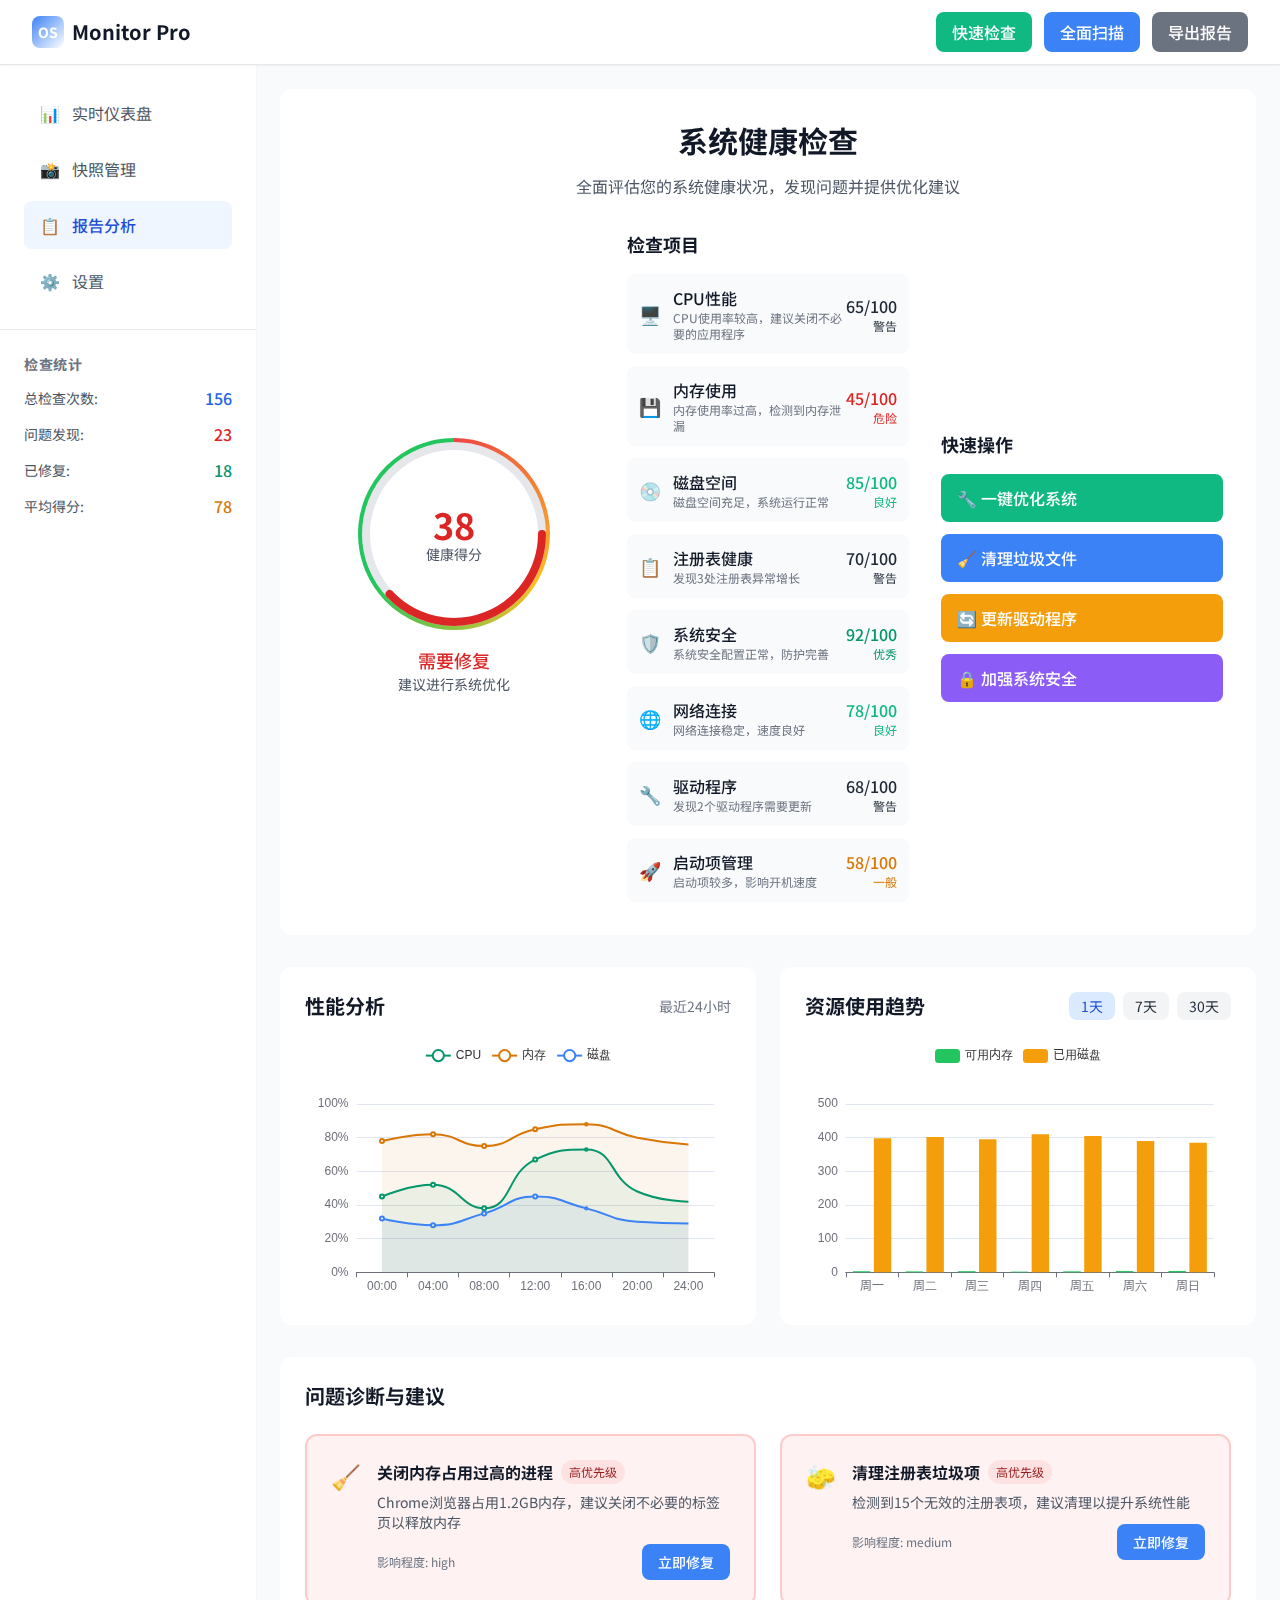
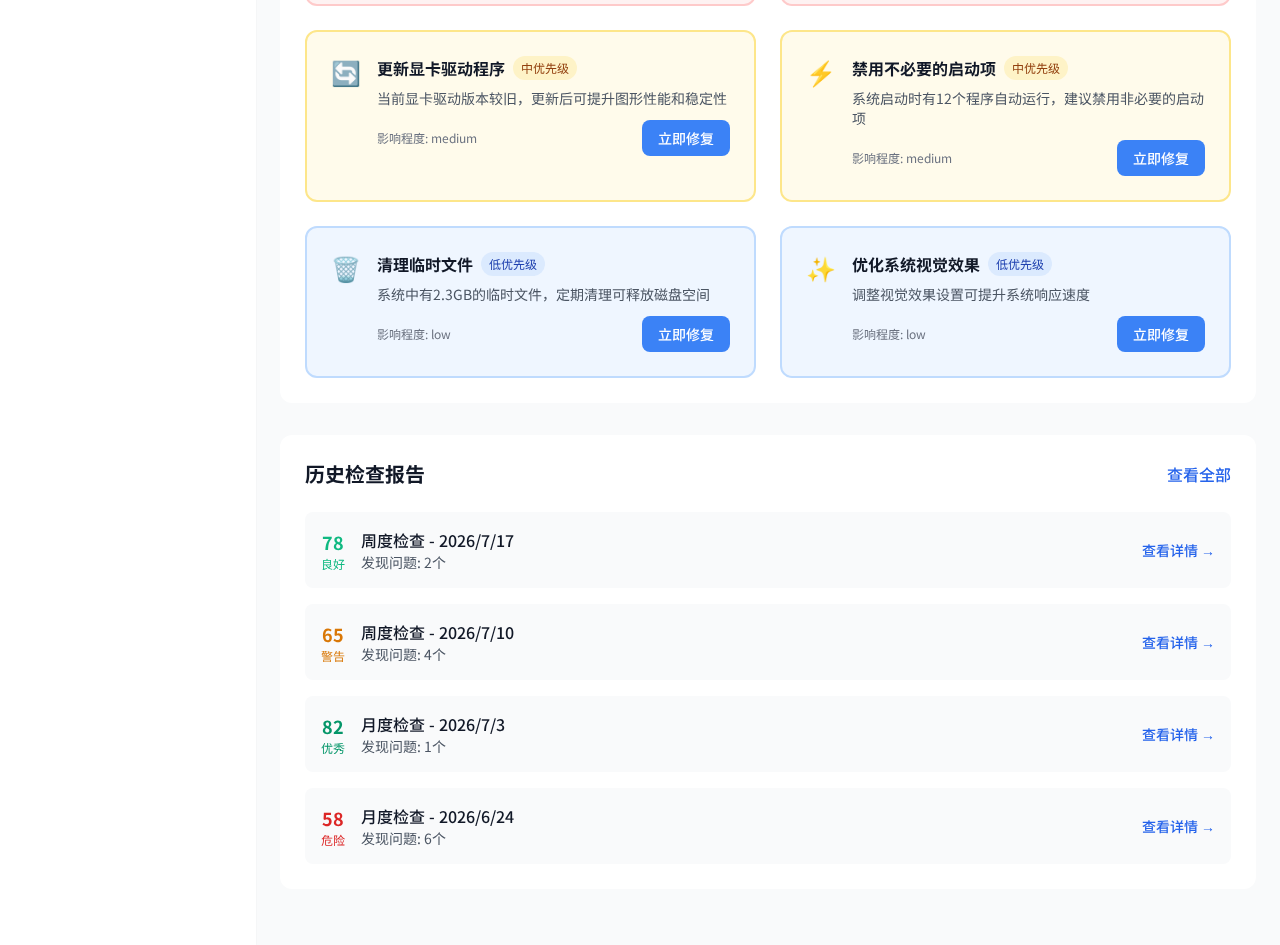
<file: webclient/report.html>
<!DOCTYPE html>
<html lang="zh-CN">
<head>
    <meta charset="UTF-8">
    <meta name="viewport" content="width=device-width, initial-scale=1.0">
    <title>报告分析 - OS Monitor Pro</title>
    <link rel="stylesheet" href="assets/css/tailwind.min.css">
    <script src="assets/js/anime.min.js"></script>
    <script src="assets/js/echarts.min.js"></script>
    <link href="assets/css/fonts.css" rel="stylesheet">
 
    <style>
        body { font-family: 'Noto Sans SC', sans-serif; }
        .glass-card { background: rgba(255, 255, 255, 0.95); backdrop-filter: blur(10px); border: 1px solid rgba(255, 255, 255, 0.2); }
        .health-score { 
            background: conic-gradient(from 0deg, #ef4444 0deg, #fbbf24 120deg, #22c55e 240deg, #22c55e 360deg);
            border-radius: 50%;
            position: relative;
        }
        .health-score::before {
            content: '';
            position: absolute;
            top: 10px;
            left: 10px;
            right: 10px;
            bottom: 10px;
            background: white;
            border-radius: 50%;
        }
        .score-excellent { color: #059669; }
        .score-good { color: #84cc16; }
        .score-fair { color: #d97706; }
        .score-poor { color: #dc2626; }
        .check-item { transition: all 0.3s ease; }
        .check-item:hover { transform: translateX(4px); }
        .progress-ring { transform: rotate(-90deg); }
        .recommendation-card { transition: all 0.3s ease; }
        .recommendation-card:hover { transform: translateY(-2px); box-shadow: 0 10px 25px rgba(0,0,0,0.1); }
        .scan-animation { animation: scan 2s ease-in-out infinite; }
        @keyframes scan {
            0%, 100% { transform: translateY(0); opacity: 0.5; }
            50% { transform: translateY(-10px); opacity: 1; }
        }
    </style>
</head>
<body class="bg-gray-50 text-gray-800">
    <!-- 顶部导航栏 -->
    <nav class="bg-white shadow-sm border-b border-gray-200 sticky top-0 z-50">
        <div class="max-w-7xl mx-auto px-4 sm:px-6 lg:px-8">
            <div class="flex justify-between items-center h-16">
                <div class="flex items-center space-x-4">
                    <div class="flex items-center space-x-2">
                        <div class="w-8 h-8 bg-gradient-to-br from-blue-500 to-teal-600 rounded-lg flex items-center justify-center">
                            <span class="text-white font-bold text-sm">OS</span>
                        </div>
                        <h1 class="text-xl font-bold text-gray-900">Monitor Pro</h1>
                    </div>
                </div>
                
                <div class="flex items-center space-x-3">
                    <button id="quickCheckBtn" class="bg-green-500 hover:bg-green-600 text-white px-4 py-2 rounded-lg font-medium transition-colors">
                        快速检查
                    </button>
                    <button id="fullScanBtn" class="bg-blue-500 hover:bg-blue-600 text-white px-4 py-2 rounded-lg font-medium transition-colors">
                        全面扫描
                    </button>
                    <button id="exportReportBtn" class="bg-gray-500 hover:bg-gray-600 text-white px-4 py-2 rounded-lg font-medium transition-colors">
                        导出报告
                    </button>
                </div>
            </div>
        </div>
    </nav>

    <div class="flex">
        <!-- 左侧边栏 -->
        <div class="w-64 bg-white shadow-sm min-h-screen">
            <div class="p-6">
                <nav class="space-y-2">
                    <a href="index.html" class="flex items-center space-x-3 px-4 py-3 text-gray-600 hover:bg-gray-50 rounded-lg transition-colors">
                        <span>📊</span>
                        <span>实时仪表盘</span>
                    </a>
                    <a href="snapshot.html" class="flex items-center space-x-3 px-4 py-3 text-gray-600 hover:bg-gray-50 rounded-lg transition-colors">
                        <span>📸</span>
                        <span>快照管理</span>
                    </a>
                    <a href="report.html" class="flex items-center space-x-3 px-4 py-3 bg-blue-50 text-blue-700 rounded-lg font-medium">
                        <span class="text-blue-600">📋</span>
                        <span>报告分析</span>
                    </a>
                    <a href="settings.html" class="flex items-center space-x-3 px-4 py-3 text-gray-600 hover:bg-gray-50 rounded-lg transition-colors">
                        <span>⚙️</span>
                        <span>设置</span>
                    </a>
                </nav>
            </div>

            <!-- 快速统计 -->
            <div class="p-6 border-t border-gray-200">
                <h3 class="text-sm font-semibold text-gray-500 uppercase tracking-wider mb-3">检查统计</h3>
                <div class="space-y-3">
                    <div class="flex justify-between items-center">
                        <span class="text-sm text-gray-600">总检查次数:</span>
                        <span class="font-medium text-blue-600">156</span>
                    </div>
                    <div class="flex justify-between items-center">
                        <span class="text-sm text-gray-600">问题发现:</span>
                        <span class="font-medium text-red-600">23</span>
                    </div>
                    <div class="flex justify-between items-center">
                        <span class="text-sm text-gray-600">已修复:</span>
                        <span class="font-medium text-green-600">18</span>
                    </div>
                    <div class="flex justify-between items-center">
                        <span class="text-sm text-gray-600">平均得分:</span>
                        <span class="font-medium text-yellow-600">78</span>
                    </div>
                </div>
            </div>
        </div>

        <!-- 主内容区 -->
        <div class="flex-1 p-6">
            <!-- 健康得分概览 -->
            <div class="mb-8">
                <div class="glass-card rounded-xl p-8">
                    <div class="text-center mb-8">
                        <h2 class="text-3xl font-bold text-gray-900 mb-4">系统健康检查</h2>
                        <p class="text-gray-600">全面评估您的系统健康状况，发现问题并提供优化建议</p>
                    </div>

                    <div class="grid grid-cols-1 lg:grid-cols-3 gap-8 items-center">
                        <!-- 健康得分圆环 -->
                        <div class="text-center">
                            <div class="relative inline-block">
                                <div class="health-score w-48 h-48 flex items-center justify-center">
                                    <div class="relative z-10 text-center">
                                        <div id="healthScore" class="text-4xl font-bold score-fair">72</div>
                                        <div class="text-sm text-gray-600">健康得分</div>
                                    </div>
                                </div>
                                <svg class="absolute inset-0 w-48 h-48">
                                    <circle cx="96" cy="96" r="88" stroke="#e5e7eb" stroke-width="8" fill="none"/>
                                    <circle id="scoreProgress" cx="96" cy="96" r="88" stroke="#d97706" stroke-width="8" 
                                            fill="none" stroke-linecap="round" 
                                            stroke-dasharray="552.92" stroke-dashoffset="154.82"/>
                                </svg>
                            </div>
                            <div class="mt-4">
                                <div id="scoreStatus" class="text-lg font-medium score-fair">需要关注</div>
                                <div class="text-sm text-gray-600">建议进行系统优化</div>
                            </div>
                        </div>

                        <!-- 检查项目状态 -->
                        <div class="space-y-4">
                            <h3 class="text-lg font-semibold text-gray-900 mb-4">检查项目</h3>
                            <div class="space-y-3" id="checkItems">
                                <!-- 检查项目将通过JavaScript动态生成 -->
                            </div>
                        </div>

                        <!-- 快速操作 -->
                        <div class="space-y-4">
                            <h3 class="text-lg font-semibold text-gray-900 mb-4">快速操作</h3>
                            <div class="space-y-3">
                                <button class="w-full bg-green-500 hover:bg-green-600 text-white px-4 py-3 rounded-lg font-medium transition-colors text-left">
                                    🔧 一键优化系统
                                </button>
                                <button class="w-full bg-blue-500 hover:bg-blue-600 text-white px-4 py-3 rounded-lg font-medium transition-colors text-left">
                                    🧹 清理垃圾文件
                                </button>
                                <button class="w-full bg-yellow-500 hover:bg-yellow-600 text-white px-4 py-3 rounded-lg font-medium transition-colors text-left">
                                    🔄 更新驱动程序
                                </button>
                                <button class="w-full bg-purple-500 hover:bg-purple-600 text-white px-4 py-3 rounded-lg font-medium transition-colors text-left">
                                    🔒 加强系统安全
                                </button>
                            </div>
                        </div>
                    </div>
                </div>
            </div>

            <!-- 详细检查报告 -->
            <div class="grid grid-cols-1 lg:grid-cols-2 gap-6 mb-8">
                <!-- 性能分析 -->
                <div class="glass-card rounded-xl p-6">
                    <div class="flex items-center justify-between mb-6">
                        <h3 class="text-xl font-semibold text-gray-900">性能分析</h3>
                        <span class="text-sm text-gray-500">最近24小时</span>
                    </div>
                    <div class="h-64" id="performanceChart"></div>
                </div>

                <!-- 资源使用趋势 -->
                <div class="glass-card rounded-xl p-6">
                    <div class="flex items-center justify-between mb-6">
                        <h3 class="text-xl font-semibold text-gray-900">资源使用趋势</h3>
                        <div class="flex space-x-2">
                            <button class="text-sm px-3 py-1 bg-blue-100 text-blue-700 rounded-lg">1天</button>
                            <button class="text-sm px-3 py-1 bg-gray-100 rounded-lg hover:bg-gray-200 transition-colors">7天</button>
                            <button class="text-sm px-3 py-1 bg-gray-100 rounded-lg hover:bg-gray-200 transition-colors">30天</button>
                        </div>
                    </div>
                    <div class="h-64" id="resourceChart"></div>
                </div>
            </div>

            <!-- 问题和建议 -->
            <div class="mb-8">
                <div class="glass-card rounded-xl p-6">
                    <h3 class="text-xl font-semibold text-gray-900 mb-6">问题诊断与建议</h3>
                    
                    <div class="grid grid-cols-1 md:grid-cols-2 gap-6" id="recommendationsList">
                        <!-- 建议卡片将通过JavaScript动态生成 -->
                    </div>
                </div>
            </div>

            <!-- 历史报告 -->
            <div class="mb-8">
                <div class="glass-card rounded-xl p-6">
                    <div class="flex items-center justify-between mb-6">
                        <h3 class="text-xl font-semibold text-gray-900">历史检查报告</h3>
                        <button class="text-blue-600 hover:text-blue-800 font-medium">查看全部</button>
                    </div>
                    
                    <div class="space-y-4" id="historyReports">
                        <!-- 历史报告将通过JavaScript动态生成 -->
                    </div>
                </div>
            </div>
        </div>
    </div>

    <!-- 检查进度模态框 -->
    <div id="checkProgressModal" class="fixed inset-0 bg-black bg-opacity-50 hidden z-50 flex items-center justify-center">
        <div class="bg-white rounded-xl p-8 max-w-md w-full mx-4">
            <div class="text-center">
                <div class="w-20 h-20 bg-blue-100 rounded-full flex items-center justify-center mx-auto mb-6 scan-animation">
                    <span class="text-3xl">🔍</span>
                </div>
                <h3 class="text-xl font-semibold mb-2" id="checkTitle">系统健康检查</h3>
                <p class="text-gray-600 mb-6" id="checkDescription">正在分析您的系统...</p>
                
                <div class="w-full bg-gray-200 rounded-full h-3 mb-4">
                    <div id="checkProgressBar" class="bg-blue-600 h-3 rounded-full transition-all duration-300" style="width: 0%"></div>
                </div>
                
                <div id="checkStatus" class="text-sm text-gray-500 mb-6">准备开始...</div>
                
                <button id="cancelCheckBtn" class="bg-gray-500 hover:bg-gray-600 text-white px-6 py-2 rounded-lg transition-colors">
                    取消检查
                </button>
            </div>
        </div>
    </div>

    <!-- 检查完成模态框 -->
    <div id="checkCompleteModal" class="fixed inset-0 bg-black bg-opacity-50 hidden z-50 flex items-center justify-center">
        <div class="bg-white rounded-xl p-8 max-w-lg w-full mx-4">
            <div class="text-center">
                <div class="w-20 h-20 bg-green-100 rounded-full flex items-center justify-center mx-auto mb-6">
                    <span class="text-3xl">✅</span>
                </div>
                <h3 class="text-xl font-semibold mb-4">检查完成</h3>
                
                <div class="bg-gray-50 rounded-lg p-6 mb-6">
                    <div class="text-center mb-4">
                        <div id="finalScore" class="text-4xl font-bold score-fair">72</div>
                        <div class="text-sm text-gray-600">健康得分</div>
                    </div>
                    
                    <div class="grid grid-cols-2 gap-4 text-sm">
                        <div class="text-center">
                            <div id="problemsFound" class="text-2xl font-bold text-red-600">3</div>
                            <div class="text-gray-600">发现问题</div>
                        </div>
                        <div class="text-center">
                            <div id="recommendationsCount" class="text-2xl font-bold text-blue-600">5</div>
                            <div class="text-gray-600">优化建议</div>
                        </div>
                    </div>
                </div>
                
                <div class="flex space-x-3">
                    <button id="viewDetailsBtn" class="bg-blue-500 hover:bg-blue-600 text-white px-6 py-2 rounded-lg font-medium transition-colors">
                        查看详情
                    </button>
                    <button id="closeCompleteModal" class="bg-gray-500 hover:bg-gray-600 text-white px-6 py-2 rounded-lg font-medium transition-colors">
                        关闭
                    </button>
                </div>
            </div>
        </div>
    </div>

    <script>
        // 报告分析系统
        class ReportAnalyzer {
            constructor() {
                this.healthScore = 72;
                this.checkItems = [];
                this.recommendations = [];
                this.historyReports = [];
                this.charts = {};
                this.init();
            }

            init() {
                this.generateMockData();
                this.renderCheckItems();
                this.renderRecommendations();
                this.renderHistoryReports();
                this.initCharts();
                this.bindEvents();
                this.animateHealthScore();
            }

            // 生成模拟数据
            generateMockData() {
                this.checkItems = [
                    {
                        name: 'CPU性能',
                        status: 'warning',
                        score: 65,
                        description: 'CPU使用率较高，建议关闭不必要的应用程序',
                        icon: '🖥️'
                    },
                    {
                        name: '内存使用',
                        status: 'critical',
                        score: 45,
                        description: '内存使用率过高，检测到内存泄漏',
                        icon: '💾'
                    },
                    {
                        name: '磁盘空间',
                        status: 'good',
                        score: 85,
                        description: '磁盘空间充足，系统运行正常',
                        icon: '💿'
                    },
                    {
                        name: '注册表健康',
                        status: 'warning',
                        score: 70,
                        description: '发现3处注册表异常增长',
                        icon: '📋'
                    },
                    {
                        name: '系统安全',
                        status: 'excellent',
                        score: 92,
                        description: '系统安全配置正常，防护完善',
                        icon: '🛡️'
                    },
                    {
                        name: '网络连接',
                        status: 'good',
                        score: 78,
                        description: '网络连接稳定，速度良好',
                        icon: '🌐'
                    },
                    {
                        name: '驱动程序',
                        status: 'warning',
                        score: 68,
                        description: '发现2个驱动程序需要更新',
                        icon: '🔧'
                    },
                    {
                        name: '启动项管理',
                        status: 'fair',
                        score: 58,
                        description: '启动项较多，影响开机速度',
                        icon: '🚀'
                    }
                ];

                this.recommendations = [
                    {
                        priority: 'high',
                        title: '关闭内存占用过高的进程',
                        description: 'Chrome浏览器占用1.2GB内存，建议关闭不必要的标签页以释放内存',
                        category: 'memory',
                        action: 'close_process',
                        impact: 'high',
                        icon: '🧹'
                    },
                    {
                        priority: 'high',
                        title: '清理注册表垃圾项',
                        description: '检测到15个无效的注册表项，建议清理以提升系统性能',
                        category: 'registry',
                        action: 'cleanup_registry',
                        impact: 'medium',
                        icon: '🧽'
                    },
                    {
                        priority: 'medium',
                        title: '更新显卡驱动程序',
                        description: '当前显卡驱动版本较旧，更新后可提升图形性能和稳定性',
                        category: 'driver',
                        action: 'update_driver',
                        impact: 'medium',
                        icon: '🔄'
                    },
                    {
                        priority: 'medium',
                        title: '禁用不必要的启动项',
                        description: '系统启动时有12个程序自动运行，建议禁用非必要的启动项',
                        category: 'startup',
                        action: 'manage_startup',
                        impact: 'medium',
                        icon: '⚡'
                    },
                    {
                        priority: 'low',
                        title: '清理临时文件',
                        description: '系统中有2.3GB的临时文件，定期清理可释放磁盘空间',
                        category: 'cleanup',
                        action: 'clean_temp',
                        impact: 'low',
                        icon: '🗑️'
                    },
                    {
                        priority: 'low',
                        title: '优化系统视觉效果',
                        description: '调整视觉效果设置可提升系统响应速度',
                        category: 'performance',
                        action: 'optimize_visual',
                        impact: 'low',
                        icon: '✨'
                    }
                ];

                this.historyReports = [
                    {
                        date: new Date(Date.now() - 7 * 24 * 60 * 60 * 1000),
                        score: 78,
                        problems: 2,
                        status: 'good',
                        type: 'weekly'
                    },
                    {
                        date: new Date(Date.now() - 14 * 24 * 60 * 60 * 1000),
                        score: 65,
                        problems: 4,
                        status: 'warning',
                        type: 'weekly'
                    },
                    {
                        date: new Date(Date.now() - 21 * 24 * 60 * 60 * 1000),
                        score: 82,
                        problems: 1,
                        status: 'excellent',
                        type: 'monthly'
                    },
                    {
                        date: new Date(Date.now() - 30 * 24 * 60 * 60 * 1000),
                        score: 58,
                        problems: 6,
                        status: 'critical',
                        type: 'monthly'
                    }
                ];
            }

            // 渲染检查项目
            renderCheckItems() {
                const container = document.getElementById('checkItems');
                container.innerHTML = '';

                this.checkItems.forEach(item => {
                    const statusColor = {
                        'excellent': 'text-green-600',
                        'good': 'text-green-500',
                        'fair': 'text-yellow-600',
                        'warning': 'text-orange-600',
                        'critical': 'text-red-600'
                    }[item.status];

                    const statusText = {
                        'excellent': '优秀',
                        'good': '良好',
                        'fair': '一般',
                        'warning': '警告',
                        'critical': '危险'
                    }[item.status];

                    const itemElement = document.createElement('div');
                    itemElement.className = 'check-item flex items-center justify-between p-3 bg-gray-50 rounded-lg hover:bg-gray-100 transition-colors cursor-pointer';
                    
                    itemElement.innerHTML = `
                        <div class="flex items-center space-x-3">
                            <span class="text-lg">${item.icon}</span>
                            <div>
                                <div class="font-medium text-gray-900">${item.name}</div>
                                <div class="text-xs text-gray-500">${item.description}</div>
                            </div>
                        </div>
                        <div class="text-right">
                            <div class="font-medium ${statusColor}">${item.score}/100</div>
                            <div class="text-xs ${statusColor}">${statusText}</div>
                        </div>
                    `;

                    itemElement.addEventListener('click', () => {
                        this.showItemDetails(item);
                    });

                    container.appendChild(itemElement);
                });
            }

            // 渲染建议卡片
            renderRecommendations() {
                const container = document.getElementById('recommendationsList');
                container.innerHTML = '';

                this.recommendations.forEach(rec => {
                    const priorityColor = {
                        'high': 'border-red-200 bg-red-50',
                        'medium': 'border-yellow-200 bg-yellow-50',
                        'low': 'border-blue-200 bg-blue-50'
                    }[rec.priority];

                    const priorityText = {
                        'high': '高优先级',
                        'medium': '中优先级',
                        'low': '低优先级'
                    }[rec.priority];

                    const recElement = document.createElement('div');
                    recElement.className = `recommendation-card p-6 rounded-xl border-2 ${priorityColor}`;
                    
                    recElement.innerHTML = `
                        <div class="flex items-start space-x-4">
                            <div class="text-2xl">${rec.icon}</div>
                            <div class="flex-1">
                                <div class="flex items-center space-x-2 mb-2">
                                    <h4 class="font-semibold text-gray-900">${rec.title}</h4>
                                    <span class="px-2 py-1 text-xs rounded-full ${
                                        rec.priority === 'high' ? 'bg-red-100 text-red-800' :
                                        rec.priority === 'medium' ? 'bg-yellow-100 text-yellow-800' :
                                        'bg-blue-100 text-blue-800'
                                    }">
                                        ${priorityText}
                                    </span>
                                </div>
                                <p class="text-gray-600 text-sm mb-3">${rec.description}</p>
                                <div class="flex items-center justify-between">
                                    <span class="text-xs text-gray-500">影响程度: ${rec.impact}</span>
                                    <button class="bg-blue-500 hover:bg-blue-600 text-white px-4 py-2 rounded-lg text-sm font-medium transition-colors" onclick="reportAnalyzer.applyRecommendation('${rec.action}')">
                                        立即修复
                                    </button>
                                </div>
                            </div>
                        </div>
                    `;

                    container.appendChild(recElement);
                });
            }

            // 渲染历史报告
            renderHistoryReports() {
                const container = document.getElementById('historyReports');
                container.innerHTML = '';

                this.historyReports.forEach(report => {
                    const statusColor = {
                        'excellent': 'text-green-600',
                        'good': 'text-green-500',
                        'warning': 'text-yellow-600',
                        'critical': 'text-red-600'
                    }[report.status];

                    const statusText = {
                        'excellent': '优秀',
                        'good': '良好',
                        'warning': '警告',
                        'critical': '危险'
                    }[report.status];

                    const reportElement = document.createElement('div');
                    reportElement.className = 'flex items-center justify-between p-4 bg-gray-50 rounded-lg hover:bg-gray-100 transition-colors cursor-pointer';
                    
                    reportElement.innerHTML = `
                        <div class="flex items-center space-x-4">
                            <div class="text-center">
                                <div class="text-lg font-bold ${statusColor}">${report.score}</div>
                                <div class="text-xs ${statusColor}">${statusText}</div>
                            </div>
                            <div>
                                <div class="font-medium text-gray-900">
                                    ${report.type === 'weekly' ? '周度检查' : '月度检查'} - ${report.date.toLocaleDateString('zh-CN')}
                                </div>
                                <div class="text-sm text-gray-600">
                                    发现问题: ${report.problems}个
                                </div>
                            </div>
                        </div>
                        <button class="text-blue-600 hover:text-blue-800 text-sm font-medium">
                            查看详情 →
                        </button>
                    `;

                    container.appendChild(reportElement);
                });
            }

            // 初始化图表
            initCharts() {
                // 性能分析图表
                this.charts.performance = echarts.init(document.getElementById('performanceChart'));
                this.charts.performance.setOption({
                    tooltip: { trigger: 'axis' },
                    legend: { data: ['CPU', '内存', '磁盘'] },
                    grid: { left: '3%', right: '4%', bottom: '3%', containLabel: true },
                    xAxis: {
                        type: 'category',
                        data: ['00:00', '04:00', '08:00', '12:00', '16:00', '20:00', '24:00']
                    },
                    yAxis: { type: 'value', axisLabel: { formatter: '{value}%' } },
                    series: [
                        {
                            name: 'CPU',
                            type: 'line',
                            smooth: true,
                            data: [45, 52, 38, 67, 73, 48, 42],
                            itemStyle: { color: '#059669' },
                            areaStyle: { color: 'rgba(5, 150, 105, 0.1)' }
                        },
                        {
                            name: '内存',
                            type: 'line',
                            smooth: true,
                            data: [78, 82, 75, 85, 88, 80, 76],
                            itemStyle: { color: '#d97706' },
                            areaStyle: { color: 'rgba(217, 119, 6, 0.1)' }
                        },
                        {
                            name: '磁盘',
                            type: 'line',
                            smooth: true,
                            data: [32, 28, 35, 45, 38, 30, 29],
                            itemStyle: { color: '#3b82f6' },
                            areaStyle: { color: 'rgba(59, 130, 246, 0.1)' }
                        }
                    ]
                });

                // 资源使用趋势图表
                this.charts.resource = echarts.init(document.getElementById('resourceChart'));
                this.charts.resource.setOption({
                    tooltip: { trigger: 'axis' },
                    legend: { data: ['可用内存', '已用磁盘'] },
                    grid: { left: '3%', right: '4%', bottom: '3%', containLabel: true },
                    xAxis: {
                        type: 'category',
                        data: ['周一', '周二', '周三', '周四', '周五', '周六', '周日']
                    },
                    yAxis: { type: 'value' },
                    series: [
                        {
                            name: '可用内存',
                            type: 'bar',
                            data: [3.2, 2.8, 3.5, 2.1, 2.9, 3.8, 4.1],
                            itemStyle: { color: '#22c55e' }
                        },
                        {
                            name: '已用磁盘',
                            type: 'bar',
                            data: [398, 402, 395, 410, 405, 390, 385],
                            itemStyle: { color: '#f59e0b' }
                        }
                    ]
                });
            }

            // 动画显示健康得分
            animateHealthScore() {
                const scoreElement = document.getElementById('healthScore');
                const progressElement = document.getElementById('scoreProgress');
                const statusElement = document.getElementById('scoreStatus');
                
                let currentScore = 0;
                const targetScore = this.healthScore;
                const circumference = 2 * Math.PI * 88; // r=88
                
                const animate = () => {
                    if (currentScore < targetScore) {
                        currentScore += 1;
                        scoreElement.textContent = currentScore;
                        
                        const offset = circumference - (currentScore / 100) * circumference;
                        progressElement.style.strokeDashoffset = offset;
                        
                        // 更新状态和颜色
                        if (currentScore >= 90) {
                            scoreElement.className = 'text-4xl font-bold score-excellent';
                            statusElement.textContent = '优秀';
                            statusElement.className = 'text-lg font-medium score-excellent';
                            progressElement.style.stroke = '#059669';
                        } else if (currentScore >= 75) {
                            scoreElement.className = 'text-4xl font-bold score-good';
                            statusElement.textContent = '良好';
                            statusElement.className = 'text-lg font-medium score-good';
                            progressElement.style.stroke = '#84cc16';
                        } else if (currentScore >= 60) {
                            scoreElement.className = 'text-4xl font-bold score-fair';
                            statusElement.textContent = '需要关注';
                            statusElement.className = 'text-lg font-medium score-fair';
                            progressElement.style.stroke = '#d97706';
                        } else {
                            scoreElement.className = 'text-4xl font-bold score-poor';
                            statusElement.textContent = '需要修复';
                            statusElement.className = 'text-lg font-medium score-poor';
                            progressElement.style.stroke = '#dc2626';
                        }
                        
                        requestAnimationFrame(animate);
                    }
                };
                
                animate();
            }

            // 显示检查项目详情
            showItemDetails(item) {
                alert(`${item.name} 详细信息\n\n得分: ${item.score}/100\n状态: ${item.status}\n\n${item.description}\n\n点击查看详细分析和修复建议。`);
            }

            // 应用建议
            applyRecommendation(action) {
                const actions = {
                    'close_process': '正在关闭高内存占用进程...',
                    'cleanup_registry': '正在清理注册表...',
                    'update_driver': '正在检查驱动程序更新...',
                    'manage_startup': '正在管理启动项...',
                    'clean_temp': '正在清理临时文件...',
                    'optimize_visual': '正在优化视觉效果...'
                };
                
                alert(`执行操作: ${actions[action] || '正在执行优化操作...'}\n\n操作完成后系统性能将得到改善。`);
            }

            // 显示检查进度
            showCheckProgress(type) {
                const modal = document.getElementById('checkProgressModal');
                const title = document.getElementById('checkTitle');
                const description = document.getElementById('checkDescription');
                const progressBar = document.getElementById('checkProgressBar');
                const status = document.getElementById('checkStatus');
                
                const checkConfig = {
                    quick: {
                        title: '快速检查',
                        description: '正在执行快速系统健康检查...',
                        steps: [
                            { progress: 20, status: '检查CPU性能...', delay: 300 },
                            { progress: 40, status: '检查内存使用...', delay: 400 },
                            { progress: 60, status: '检查磁盘状态...', delay: 300 },
                            { progress: 80, status: '检查系统安全...', delay: 400 },
                            { progress: 100, status: '检查完成！', delay: 300 }
                        ]
                    },
                    full: {
                        title: '全面扫描',
                        description: '正在执行深度系统分析和扫描...',
                        steps: [
                            { progress: 10, status: '分析CPU性能...', delay: 500 },
                            { progress: 20, status: '检测内存泄漏...', delay: 800 },
                            { progress: 30, status: '扫描磁盘错误...', delay: 600 },
                            { progress: 40, status: '检查注册表完整性...', delay: 900 },
                            { progress: 50, status: '验证系统文件...', delay: 700 },
                            { progress: 60, status: '检查驱动程序...', delay: 800 },
                            { progress: 70, status: '扫描恶意软件...', delay: 1000 },
                            { progress: 80, status: '检查网络配置...', delay: 600 },
                            { progress: 90, status: '分析启动项...', delay: 500 },
                            { progress: 100, status: '扫描完成！', delay: 400 }
                        ]
                    }
                };
                
                const config = checkConfig[type];
                title.textContent = config.title;
                description.textContent = config.description;
                modal.classList.remove('hidden');
                
                let currentStep = 0;
                const executeStep = () => {
                    if (currentStep < config.steps.length) {
                        const step = config.steps[currentStep];
                        progressBar.style.width = step.progress + '%';
                        status.textContent = step.status;
                        
                        setTimeout(() => {
                            currentStep++;
                            executeStep();
                        }, step.delay);
                    } else {
                        setTimeout(() => {
                            modal.classList.add('hidden');
                            this.showCheckComplete(type);
                        }, 1000);
                    }
                };
                
                executeStep();
            }

            // 显示检查完成
            showCheckComplete(type) {
                const modal = document.getElementById('checkCompleteModal');
                const score = document.getElementById('finalScore');
                const problems = document.getElementById('problemsFound');
                const recommendations = document.getElementById('recommendationsCount');
                
                // 生成新的检查结果
                const newScore = Math.floor(Math.random() * 30) + 60;
                const newProblems = Math.floor(Math.random() * 5) + 1;
                const newRecommendations = Math.floor(Math.random() * 5) + 3;
                
                score.textContent = newScore;
                problems.textContent = newProblems;
                recommendations.textContent = newRecommendations;
                
                // 更新健康得分
                this.healthScore = newScore;
                this.animateHealthScore();
                
                modal.classList.remove('hidden');
            }

            // 绑定事件
            bindEvents() {
                // 快速检查按钮
                document.getElementById('quickCheckBtn').addEventListener('click', () => {
                    this.showCheckProgress('quick');
                });

                // 全面扫描按钮
                document.getElementById('fullScanBtn').addEventListener('click', () => {
                    this.showCheckProgress('full');
                });

                // 导出报告按钮
                document.getElementById('exportReportBtn').addEventListener('click', () => {
                    this.exportReport();
                });

                // 取消检查按钮
                document.getElementById('cancelCheckBtn').addEventListener('click', () => {
                    document.getElementById('checkProgressModal').classList.add('hidden');
                });

                // 查看详情按钮
                document.getElementById('viewDetailsBtn').addEventListener('click', () => {
                    document.getElementById('checkCompleteModal').classList.add('hidden');
                });

                // 关闭完成模态框
                document.getElementById('closeCompleteModal').addEventListener('click', () => {
                    document.getElementById('checkCompleteModal').classList.add('hidden');
                });

                // 快速操作按钮
                document.querySelectorAll('.bg-green-500, .bg-blue-500, .bg-yellow-500, .bg-purple-500').forEach(btn => {
                    if (btn.textContent.includes('一键优化') || btn.textContent.includes('清理垃圾') || 
                        btn.textContent.includes('更新驱动') || btn.textContent.includes('加强安全')) {
                        btn.addEventListener('click', () => {
                            alert(`执行操作: ${btn.textContent.trim()}\n\n此功能将在实际应用中执行相应的系统优化操作。`);
                        });
                    }
                });
            }

            // 导出报告
            exportReport() {
                alert('报告导出功能\n\n此功能将生成包含以下内容的详细报告：\n- 系统健康得分\n- 各项检查详细结果\n- 问题诊断和建议\n- 性能趋势图表\n- 历史对比数据\n\n支持导出为PDF、HTML和Word格式。');
            }
        }

        // 初始化报告分析器
        document.addEventListener('DOMContentLoaded', () => {
            window.reportAnalyzer = new ReportAnalyzer();
            
            // 响应式图表调整
            window.addEventListener('resize', () => {
                Object.values(window.reportAnalyzer.charts).forEach(chart => {
                    chart.resize();
                });
            });
        });
    </script>
</body>
</html>
</file>
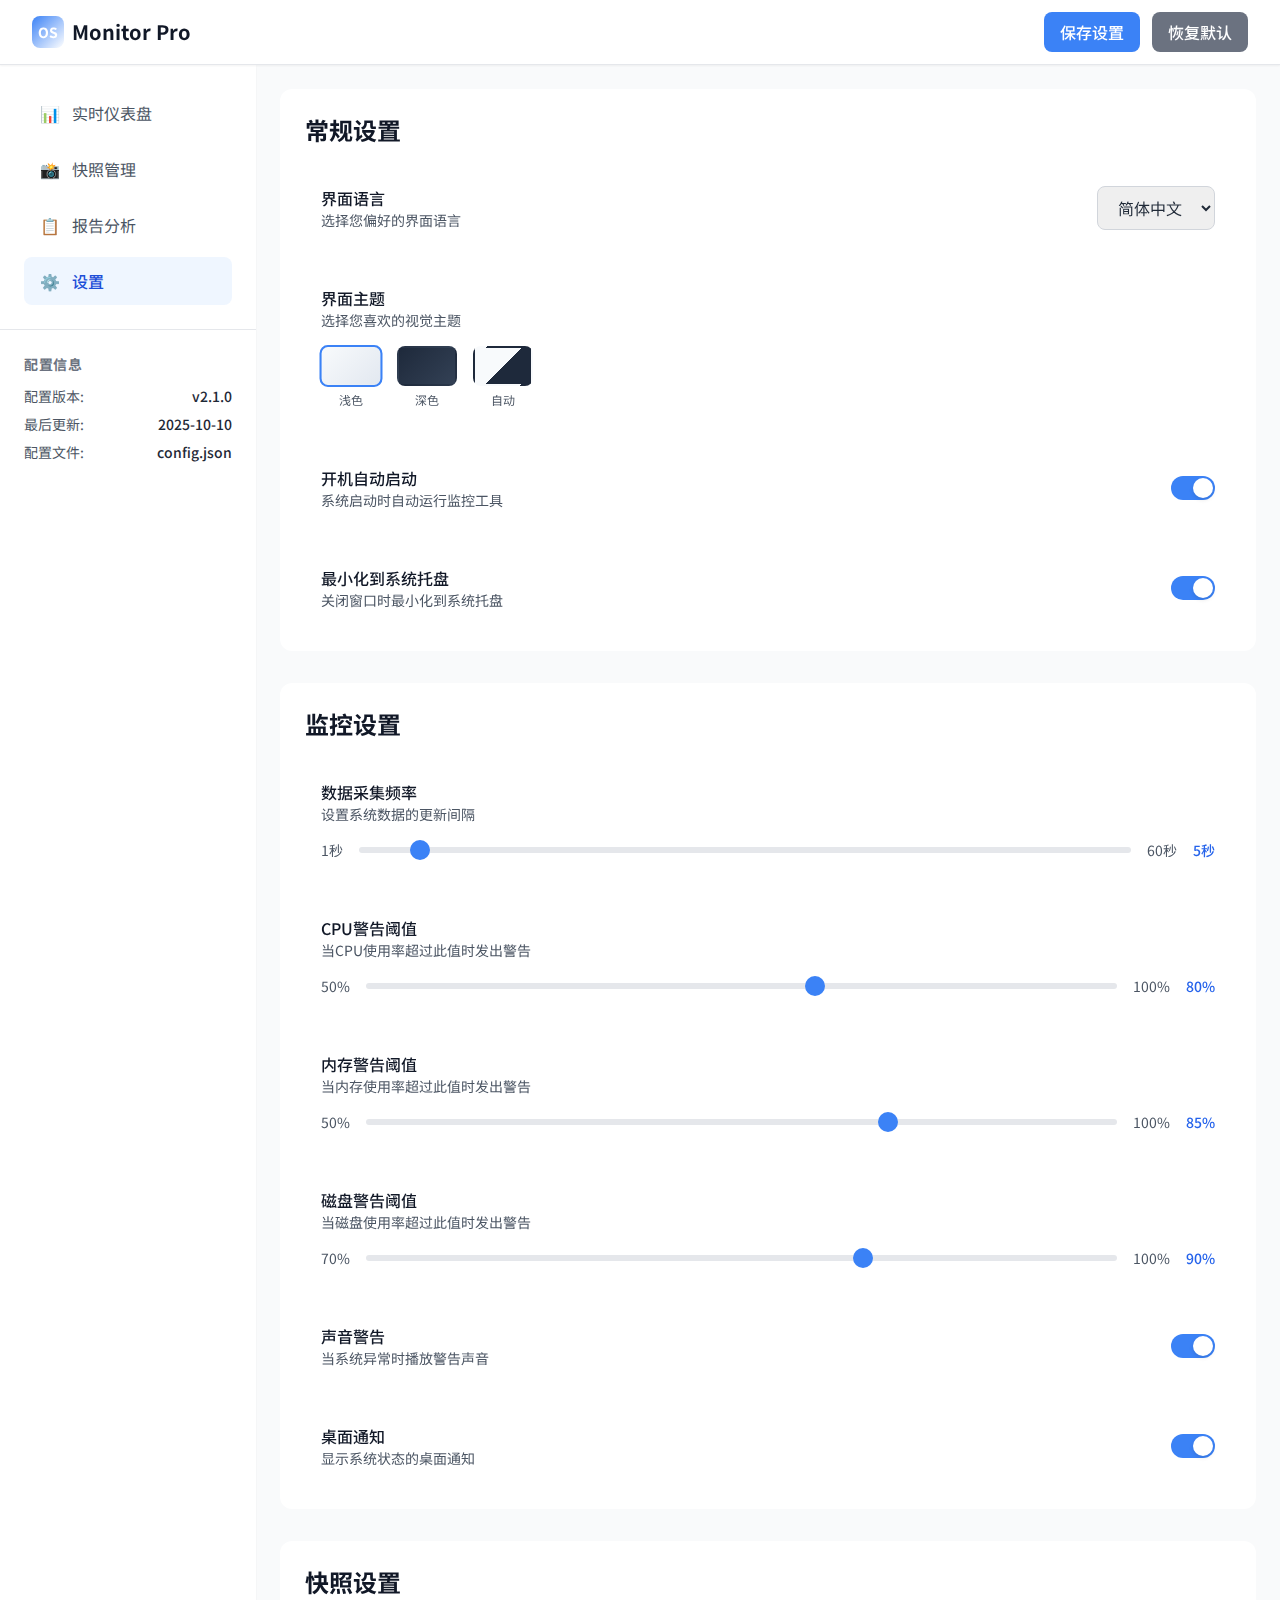
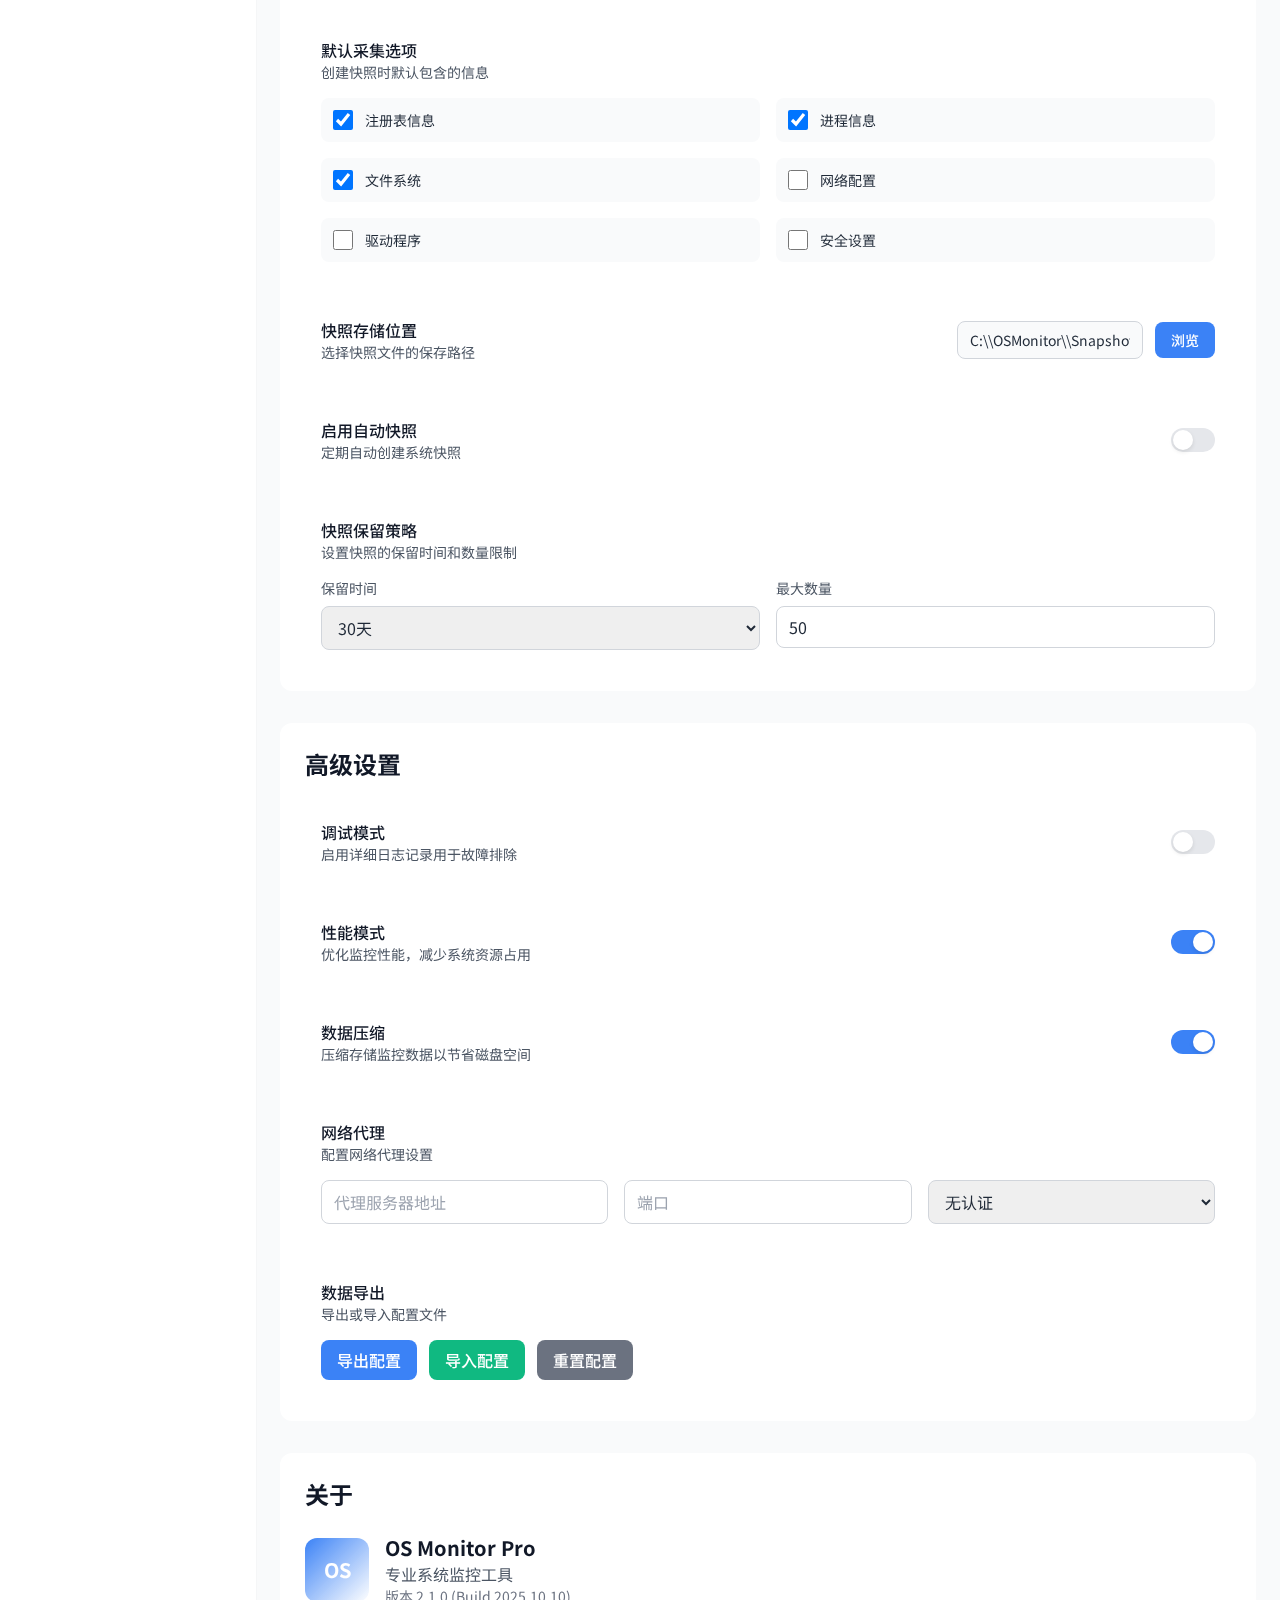
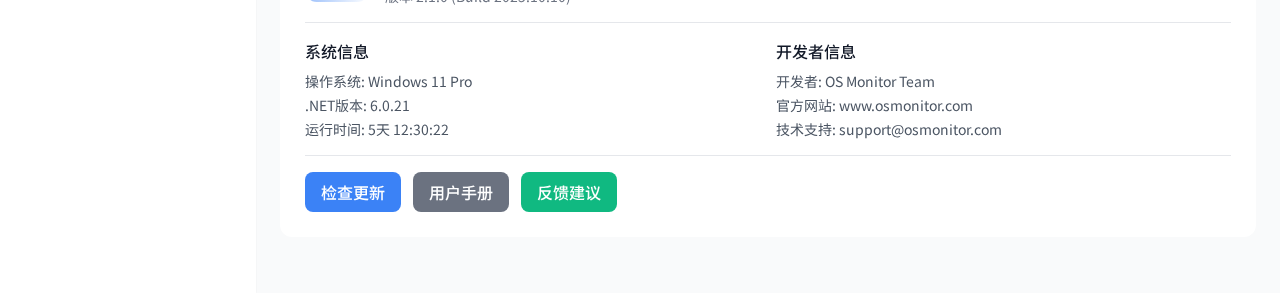
<file: webclient/settings.html>
<!DOCTYPE html>
<html lang="zh-CN">
<head>
    <meta charset="UTF-8">
    <meta name="viewport" content="width=device-width, initial-scale=1.0">
    <title>设置 - OS Monitor Pro</title>
    <link rel="stylesheet" href="assets/css/tailwind.min.css">
    <script src="assets/js/anime.min.js"></script>
    <link href="assets/css/fonts.css" rel="stylesheet">
    <style>
        body { font-family: 'Noto Sans SC', sans-serif; }
        .glass-card { background: rgba(255, 255, 255, 0.95); backdrop-filter: blur(10px); border: 1px solid rgba(255, 255, 255, 0.2); }
        .setting-item { transition: all 0.3s ease; }
        .setting-item:hover { background: rgba(59, 130, 246, 0.05); }
        .toggle-switch { 
            position: relative; 
            width: 44px; 
            height: 24px; 
            background: #e5e7eb; 
            border-radius: 12px; 
            cursor: pointer; 
            transition: all 0.3s ease;
        }
        .toggle-switch.active { background: #3b82f6; }
        .toggle-switch::after {
            content: '';
            position: absolute;
            top: 2px;
            left: 2px;
            width: 20px;
            height: 20px;
            background: white;
            border-radius: 50%;
            transition: all 0.3s ease;
            box-shadow: 0 2px 4px rgba(0,0,0,0.1);
        }
        .toggle-switch.active::after { transform: translateX(20px); }
        .range-slider { -webkit-appearance: none; appearance: none; height: 6px; background: #e5e7eb; border-radius: 3px; outline: none; }
        .range-slider::-webkit-slider-thumb { -webkit-appearance: none; appearance: none; width: 20px; height: 20px; background: #3b82f6; border-radius: 50%; cursor: pointer; }
        .range-slider::-moz-range-thumb { width: 20px; height: 20px; background: #3b82f6; border-radius: 50%; cursor: pointer; border: none; }
        .theme-preview { width: 60px; height: 40px; border-radius: 8px; cursor: pointer; transition: all 0.3s ease; border: 2px solid transparent; }
        .theme-preview.active { border-color: #3b82f6; transform: scale(1.05); }
        .theme-light { background: linear-gradient(135deg, #f8fafc 0%, #e2e8f0 100%); }
        .theme-dark { background: linear-gradient(135deg, #1e293b 0%, #334155 100%); }
        .theme-auto { background: linear-gradient(135deg, #f8fafc 50%, #1e293b 50%); }
    </style>
</head>
<body class="bg-gray-50 text-gray-800">
    <!-- 顶部导航栏 -->
    <nav class="bg-white shadow-sm border-b border-gray-200 sticky top-0 z-50">
        <div class="max-w-7xl mx-auto px-4 sm:px-6 lg:px-8">
            <div class="flex justify-between items-center h-16">
                <div class="flex items-center space-x-4">
                    <div class="flex items-center space-x-2">
                        <div class="w-8 h-8 bg-gradient-to-br from-blue-500 to-teal-600 rounded-lg flex items-center justify-center">
                            <span class="text-white font-bold text-sm">OS</span>
                        </div>
                        <h1 class="text-xl font-bold text-gray-900">Monitor Pro</h1>
                    </div>
                </div>
                
                <div class="flex items-center space-x-3">
                    <button id="saveSettingsBtn" class="bg-blue-500 hover:bg-blue-600 text-white px-4 py-2 rounded-lg font-medium transition-colors">
                        保存设置
                    </button>
                    <button id="resetSettingsBtn" class="bg-gray-500 hover:bg-gray-600 text-white px-4 py-2 rounded-lg font-medium transition-colors">
                        恢复默认
                    </button>
                </div>
            </div>
        </div>
    </nav>

    <div class="flex">
        <!-- 左侧边栏 -->
        <div class="w-64 bg-white shadow-sm min-h-screen">
            <div class="p-6">
                <nav class="space-y-2">
                    <a href="index.html" class="flex items-center space-x-3 px-4 py-3 text-gray-600 hover:bg-gray-50 rounded-lg transition-colors">
                        <span>📊</span>
                        <span>实时仪表盘</span>
                    </a>
                    <a href="snapshot.html" class="flex items-center space-x-3 px-4 py-3 text-gray-600 hover:bg-gray-50 rounded-lg transition-colors">
                        <span>📸</span>
                        <span>快照管理</span>
                    </a>
                    <a href="report.html" class="flex items-center space-x-3 px-4 py-3 text-gray-600 hover:bg-gray-50 rounded-lg transition-colors">
                        <span>📋</span>
                        <span>报告分析</span>
                    </a>
                    <a href="settings.html" class="flex items-center space-x-3 px-4 py-3 bg-blue-50 text-blue-700 rounded-lg font-medium">
                        <span class="text-blue-600">⚙️</span>
                        <span>设置</span>
                    </a>
                </nav>
            </div>

            <!-- 设置信息 -->
            <div class="p-6 border-t border-gray-200">
                <h3 class="text-sm font-semibold text-gray-500 uppercase tracking-wider mb-3">配置信息</h3>
                <div class="space-y-2 text-sm">
                    <div class="flex justify-between">
                        <span class="text-gray-600">配置版本:</span>
                        <span class="font-medium">v2.1.0</span>
                    </div>
                    <div class="flex justify-between">
                        <span class="text-gray-600">最后更新:</span>
                        <span class="font-medium">2025-10-10</span>
                    </div>
                    <div class="flex justify-between">
                        <span class="text-gray-600">配置文件:</span>
                        <span class="font-medium">config.json</span>
                    </div>
                </div>
            </div>
        </div>

        <!-- 主内容区 -->
        <div class="flex-1 p-6">
            <!-- 常规设置 -->
            <div class="mb-8">
                <div class="glass-card rounded-xl p-6">
                    <h2 class="text-2xl font-bold text-gray-900 mb-6">常规设置</h2>
                    
                    <div class="space-y-6">
                        <!-- 语言设置 -->
                        <div class="setting-item flex items-center justify-between p-4 rounded-lg">
                            <div>
                                <h3 class="font-medium text-gray-900">界面语言</h3>
                                <p class="text-sm text-gray-600">选择您偏好的界面语言</p>
                            </div>
                            <select id="languageSelect" class="px-4 py-2 border border-gray-300 rounded-lg focus:ring-2 focus:ring-blue-500 focus:border-transparent">
                                <option value="zh-CN" selected>简体中文</option>
                                <option value="zh-TW">繁体中文</option>
                                <option value="en-US">English</option>
                                <option value="ja-JP">日本語</option>
                            </select>
                        </div>

                        <!-- 主题设置 -->
                        <div class="setting-item p-4 rounded-lg">
                            <div class="mb-4">
                                <h3 class="font-medium text-gray-900">界面主题</h3>
                                <p class="text-sm text-gray-600">选择您喜欢的视觉主题</p>
                            </div>
                            <div class="flex items-center space-x-4">
                                <div class="text-center">
                                    <div class="theme-preview theme-light active" data-theme="light"></div>
                                    <span class="text-xs text-gray-600">浅色</span>
                                </div>
                                <div class="text-center">
                                    <div class="theme-preview theme-dark" data-theme="dark"></div>
                                    <span class="text-xs text-gray-600">深色</span>
                                </div>
                                <div class="text-center">
                                    <div class="theme-preview theme-auto" data-theme="auto"></div>
                                    <span class="text-xs text-gray-600">自动</span>
                                </div>
                            </div>
                        </div>

                        <!-- 自动启动 -->
                        <div class="setting-item flex items-center justify-between p-4 rounded-lg">
                            <div>
                                <h3 class="font-medium text-gray-900">开机自动启动</h3>
                                <p class="text-sm text-gray-600">系统启动时自动运行监控工具</p>
                            </div>
                            <div class="toggle-switch active" data-setting="autoStart"></div>
                        </div>

                        <!-- 最小化到系统托盘 -->
                        <div class="setting-item flex items-center justify-between p-4 rounded-lg">
                            <div>
                                <h3 class="font-medium text-gray-900">最小化到系统托盘</h3>
                                <p class="text-sm text-gray-600">关闭窗口时最小化到系统托盘</p>
                            </div>
                            <div class="toggle-switch active" data-setting="minimizeToTray"></div>
                        </div>
                    </div>
                </div>
            </div>

            <!-- 监控设置 -->
            <div class="mb-8">
                <div class="glass-card rounded-xl p-6">
                    <h2 class="text-2xl font-bold text-gray-900 mb-6">监控设置</h2>
                    
                    <div class="space-y-6">
                        <!-- 数据采集频率 -->
                        <div class="setting-item p-4 rounded-lg">
                            <div class="mb-4">
                                <h3 class="font-medium text-gray-900">数据采集频率</h3>
                                <p class="text-sm text-gray-600">设置系统数据的更新间隔</p>
                            </div>
                            <div class="flex items-center space-x-4">
                                <span class="text-sm text-gray-600">1秒</span>
                                <input type="range" id="updateFrequency" class="range-slider flex-1" min="1" max="60" value="5">
                                <span class="text-sm text-gray-600">60秒</span>
                                <span id="frequencyValue" class="text-sm font-medium text-blue-600">5秒</span>
                            </div>
                        </div>

                        <!-- CPU警告阈值 -->
                        <div class="setting-item p-4 rounded-lg">
                            <div class="mb-4">
                                <h3 class="font-medium text-gray-900">CPU警告阈值</h3>
                                <p class="text-sm text-gray-600">当CPU使用率超过此值时发出警告</p>
                            </div>
                            <div class="flex items-center space-x-4">
                                <span class="text-sm text-gray-600">50%</span>
                                <input type="range" id="cpuThreshold" class="range-slider flex-1" min="50" max="100" value="80">
                                <span class="text-sm text-gray-600">100%</span>
                                <span id="cpuThresholdValue" class="text-sm font-medium text-blue-600">80%</span>
                            </div>
                        </div>

                        <!-- 内存警告阈值 -->
                        <div class="setting-item p-4 rounded-lg">
                            <div class="mb-4">
                                <h3 class="font-medium text-gray-900">内存警告阈值</h3>
                                <p class="text-sm text-gray-600">当内存使用率超过此值时发出警告</p>
                            </div>
                            <div class="flex items-center space-x-4">
                                <span class="text-sm text-gray-600">50%</span>
                                <input type="range" id="memoryThreshold" class="range-slider flex-1" min="50" max="100" value="85">
                                <span class="text-sm text-gray-600">100%</span>
                                <span id="memoryThresholdValue" class="text-sm font-medium text-blue-600">85%</span>
                            </div>
                        </div>

                        <!-- 磁盘警告阈值 -->
                        <div class="setting-item p-4 rounded-lg">
                            <div class="mb-4">
                                <h3 class="font-medium text-gray-900">磁盘警告阈值</h3>
                                <p class="text-sm text-gray-600">当磁盘使用率超过此值时发出警告</p>
                            </div>
                            <div class="flex items-center space-x-4">
                                <span class="text-sm text-gray-600">70%</span>
                                <input type="range" id="diskThreshold" class="range-slider flex-1" min="70" max="100" value="90">
                                <span class="text-sm text-gray-600">100%</span>
                                <span id="diskThresholdValue" class="text-sm font-medium text-blue-600">90%</span>
                            </div>
                        </div>

                        <!-- 声音警告 -->
                        <div class="setting-item flex items-center justify-between p-4 rounded-lg">
                            <div>
                                <h3 class="font-medium text-gray-900">声音警告</h3>
                                <p class="text-sm text-gray-600">当系统异常时播放警告声音</p>
                            </div>
                            <div class="toggle-switch active" data-setting="soundAlert"></div>
                        </div>

                        <!-- 桌面通知 -->
                        <div class="setting-item flex items-center justify-between p-4 rounded-lg">
                            <div>
                                <h3 class="font-medium text-gray-900">桌面通知</h3>
                                <p class="text-sm text-gray-600">显示系统状态的桌面通知</p>
                            </div>
                            <div class="toggle-switch active" data-setting="desktopNotification"></div>
                        </div>
                    </div>
                </div>
            </div>

            <!-- 快照设置 -->
            <div class="mb-8">
                <div class="glass-card rounded-xl p-6">
                    <h2 class="text-2xl font-bold text-gray-900 mb-6">快照设置</h2>
                    
                    <div class="space-y-6">
                        <!-- 默认采集选项 -->
                        <div class="setting-item p-4 rounded-lg">
                            <div class="mb-4">
                                <h3 class="font-medium text-gray-900">默认采集选项</h3>
                                <p class="text-sm text-gray-600">创建快照时默认包含的信息</p>
                            </div>
                            <div class="grid grid-cols-1 md:grid-cols-2 gap-4">
                                <label class="flex items-center space-x-3 p-3 bg-gray-50 rounded-lg cursor-pointer">
                                    <input type="checkbox" class="w-5 h-5 text-blue-600" checked>
                                    <span class="text-sm">注册表信息</span>
                                </label>
                                <label class="flex items-center space-x-3 p-3 bg-gray-50 rounded-lg cursor-pointer">
                                    <input type="checkbox" class="w-5 h-5 text-blue-600" checked>
                                    <span class="text-sm">进程信息</span>
                                </label>
                                <label class="flex items-center space-x-3 p-3 bg-gray-50 rounded-lg cursor-pointer">
                                    <input type="checkbox" class="w-5 h-5 text-blue-600" checked>
                                    <span class="text-sm">文件系统</span>
                                </label>
                                <label class="flex items-center space-x-3 p-3 bg-gray-50 rounded-lg cursor-pointer">
                                    <input type="checkbox" class="w-5 h-5 text-blue-600">
                                    <span class="text-sm">网络配置</span>
                                </label>
                                <label class="flex items-center space-x-3 p-3 bg-gray-50 rounded-lg cursor-pointer">
                                    <input type="checkbox" class="w-5 h-5 text-blue-600">
                                    <span class="text-sm">驱动程序</span>
                                </label>
                                <label class="flex items-center space-x-3 p-3 bg-gray-50 rounded-lg cursor-pointer">
                                    <input type="checkbox" class="w-5 h-5 text-blue-600">
                                    <span class="text-sm">安全设置</span>
                                </label>
                            </div>
                        </div>

                        <!-- 存储位置 -->
                        <div class="setting-item flex items-center justify-between p-4 rounded-lg">
                            <div>
                                <h3 class="font-medium text-gray-900">快照存储位置</h3>
                                <p class="text-sm text-gray-600">选择快照文件的保存路径</p>
                            </div>
                            <div class="flex items-center space-x-3">
                                <input type="text" id="storagePath" value="C:\\OSMonitor\\Snapshots" readonly class="px-3 py-2 border border-gray-300 rounded-lg bg-gray-50 text-sm">
                                <button class="bg-blue-500 hover:bg-blue-600 text-white px-4 py-2 rounded-lg text-sm font-medium transition-colors">
                                    浏览
                                </button>
                            </div>
                        </div>

                        <!-- 自动快照 -->
                        <div class="setting-item flex items-center justify-between p-4 rounded-lg">
                            <div>
                                <h3 class="font-medium text-gray-900">启用自动快照</h3>
                                <p class="text-sm text-gray-600">定期自动创建系统快照</p>
                            </div>
                            <div class="toggle-switch" data-setting="autoSnapshot"></div>
                        </div>

                        <!-- 自动快照频率 -->
                        <div class="setting-item p-4 rounded-lg" id="autoSnapshotSettings" style="display: none;">
                            <div class="mb-4">
                                <h3 class="font-medium text-gray-900">自动快照频率</h3>
                                <p class="text-sm text-gray-600">设置自动创建快照的时间间隔</p>
                            </div>
                            <select class="px-4 py-2 border border-gray-300 rounded-lg focus:ring-2 focus:ring-blue-500 focus:border-transparent">
                                <option value="1">每小时</option>
                                <option value="6">每6小时</option>
                                <option value="12">每12小时</option>
                                <option value="24" selected>每天</option>
                                <option value="168">每周</option>
                            </select>
                        </div>

                        <!-- 保留策略 -->
                        <div class="setting-item p-4 rounded-lg">
                            <div class="mb-4">
                                <h3 class="font-medium text-gray-900">快照保留策略</h3>
                                <p class="text-sm text-gray-600">设置快照的保留时间和数量限制</p>
                            </div>
                            <div class="grid grid-cols-1 md:grid-cols-2 gap-4">
                                <div>
                                    <label class="block text-sm text-gray-600 mb-2">保留时间</label>
                                    <select class="px-3 py-2 border border-gray-300 rounded-lg focus:ring-2 focus:ring-blue-500 focus:border-transparent w-full">
                                        <option value="7">7天</option>
                                        <option value="30" selected>30天</option>
                                        <option value="90">90天</option>
                                        <option value="365">1年</option>
                                        <option value="0">永久保留</option>
                                    </select>
                                </div>
                                <div>
                                    <label class="block text-sm text-gray-600 mb-2">最大数量</label>
                                    <input type="number" value="50" min="10" max="1000" class="px-3 py-2 border border-gray-300 rounded-lg focus:ring-2 focus:ring-blue-500 focus:border-transparent w-full">
                                </div>
                            </div>
                        </div>
                    </div>
                </div>
            </div>

            <!-- 高级设置 -->
            <div class="mb-8">
                <div class="glass-card rounded-xl p-6">
                    <h2 class="text-2xl font-bold text-gray-900 mb-6">高级设置</h2>
                    
                    <div class="space-y-6">
                        <!-- 调试模式 -->
                        <div class="setting-item flex items-center justify-between p-4 rounded-lg">
                            <div>
                                <h3 class="font-medium text-gray-900">调试模式</h3>
                                <p class="text-sm text-gray-600">启用详细日志记录用于故障排除</p>
                            </div>
                            <div class="toggle-switch" data-setting="debugMode"></div>
                        </div>

                        <!-- 性能模式 -->
                        <div class="setting-item flex items-center justify-between p-4 rounded-lg">
                            <div>
                                <h3 class="font-medium text-gray-900">性能模式</h3>
                                <p class="text-sm text-gray-600">优化监控性能，减少系统资源占用</p>
                            </div>
                            <div class="toggle-switch active" data-setting="performanceMode"></div>
                        </div>

                        <!-- 数据压缩 -->
                        <div class="setting-item flex items-center justify-between p-4 rounded-lg">
                            <div>
                                <h3 class="font-medium text-gray-900">数据压缩</h3>
                                <p class="text-sm text-gray-600">压缩存储监控数据以节省磁盘空间</p>
                            </div>
                            <div class="toggle-switch active" data-setting="dataCompression"></div>
                        </div>

                        <!-- 网络代理 -->
                        <div class="setting-item p-4 rounded-lg">
                            <div class="mb-4">
                                <h3 class="font-medium text-gray-900">网络代理</h3>
                                <p class="text-sm text-gray-600">配置网络代理设置</p>
                            </div>
                            <div class="grid grid-cols-1 md:grid-cols-3 gap-4">
                                <input type="text" placeholder="代理服务器地址" class="px-3 py-2 border border-gray-300 rounded-lg focus:ring-2 focus:ring-blue-500 focus:border-transparent">
                                <input type="number" placeholder="端口" class="px-3 py-2 border border-gray-300 rounded-lg focus:ring-2 focus:ring-blue-500 focus:border-transparent">
                                <select class="px-3 py-2 border border-gray-300 rounded-lg focus:ring-2 focus:ring-blue-500 focus:border-transparent">
                                    <option value="">无认证</option>
                                    <option value="basic">基本认证</option>
                                    <option value="ntlm">NTLM认证</option>
                                </select>
                            </div>
                        </div>

                        <!-- 数据导出 -->
                        <div class="setting-item p-4 rounded-lg">
                            <div class="mb-4">
                                <h3 class="font-medium text-gray-900">数据导出</h3>
                                <p class="text-sm text-gray-600">导出或导入配置文件</p>
                            </div>
                            <div class="flex space-x-3">
                                <button class="bg-blue-500 hover:bg-blue-600 text-white px-4 py-2 rounded-lg font-medium transition-colors">
                                    导出配置
                                </button>
                                <button class="bg-green-500 hover:bg-green-600 text-white px-4 py-2 rounded-lg font-medium transition-colors">
                                    导入配置
                                </button>
                                <button class="bg-gray-500 hover:bg-gray-600 text-white px-4 py-2 rounded-lg font-medium transition-colors">
                                    重置配置
                                </button>
                            </div>
                        </div>
                    </div>
                </div>
            </div>

            <!-- 关于信息 -->
            <div class="mb-8">
                <div class="glass-card rounded-xl p-6">
                    <h2 class="text-2xl font-bold text-gray-900 mb-6">关于</h2>
                    
                    <div class="space-y-4">
                        <div class="flex items-center space-x-4">
                            <div class="w-16 h-16 bg-gradient-to-br from-blue-500 to-teal-600 rounded-xl flex items-center justify-center">
                                <span class="text-white font-bold text-xl">OS</span>
                            </div>
                            <div>
                                <h3 class="text-xl font-bold text-gray-900">OS Monitor Pro</h3>
                                <p class="text-gray-600">专业系统监控工具</p>
                                <p class="text-sm text-gray-500">版本 2.1.0 (Build 2025.10.10)</p>
                            </div>
                        </div>
                        
                        <div class="grid grid-cols-1 md:grid-cols-2 gap-4 pt-4 border-t">
                            <div>
                                <h4 class="font-medium text-gray-900 mb-2">系统信息</h4>
                                <div class="space-y-1 text-sm text-gray-600">
                                    <div>操作系统: Windows 11 Pro</div>
                                    <div>.NET版本: 6.0.21</div>
                                    <div>运行时间: 5天 12:30:22</div>
                                </div>
                            </div>
                            <div>
                                <h4 class="font-medium text-gray-900 mb-2">开发者信息</h4>
                                <div class="space-y-1 text-sm text-gray-600">
                                    <div>开发者: OS Monitor Team</div>
                                    <div>官方网站: www.osmonitor.com</div>
                                    <div>技术支持: support@osmonitor.com</div>
                                </div>
                            </div>
                        </div>
                        
                        <div class="flex space-x-3 pt-4 border-t">
                            <button class="bg-blue-500 hover:bg-blue-600 text-white px-4 py-2 rounded-lg font-medium transition-colors">
                                检查更新
                            </button>
                            <button class="bg-gray-500 hover:bg-gray-600 text-white px-4 py-2 rounded-lg font-medium transition-colors">
                                用户手册
                            </button>
                            <button class="bg-green-500 hover:bg-green-600 text-white px-4 py-2 rounded-lg font-medium transition-colors">
                                反馈建议
                            </button>
                        </div>
                    </div>
                </div>
            </div>
        </div>
    </div>

    <!-- 保存确认模态框 -->
    <div id="saveConfirmModal" class="fixed inset-0 bg-black bg-opacity-50 hidden z-50 flex items-center justify-center">
        <div class="bg-white rounded-xl p-8 max-w-md w-full mx-4">
            <div class="text-center">
                <div class="w-16 h-16 bg-green-100 rounded-full flex items-center justify-center mx-auto mb-4">
                    <span class="text-2xl">✅</span>
                </div>
                <h3 class="text-xl font-semibold mb-2">设置已保存</h3>
                <p class="text-gray-600 mb-6">您的设置已成功保存并生效</p>
                <button id="closeSaveModal" class="bg-blue-500 hover:bg-blue-600 text-white px-6 py-2 rounded-lg font-medium transition-colors">
                    确定
                </button>
            </div>
        </div>
    </div>

    <script>
        // 设置管理系统
        class SettingsManager {
            constructor() {
                this.settings = {};
                this.init();
            }

            init() {
                this.loadSettings();
                this.bindEvents();
                this.updateUI();
            }

            // 加载设置
            loadSettings() {
                // 模拟加载保存的设置
                this.settings = {
                    language: 'zh-CN',
                    theme: 'light',
                    autoStart: true,
                    minimizeToTray: true,
                    updateFrequency: 5,
                    cpuThreshold: 80,
                    memoryThreshold: 85,
                    diskThreshold: 90,
                    soundAlert: true,
                    desktopNotification: true,
                    autoSnapshot: false,
                    debugMode: false,
                    performanceMode: true,
                    dataCompression: true
                };
            }

            // 更新UI
            updateUI() {
                // 更新语言选择
                document.getElementById('languageSelect').value = this.settings.language;
                
                // 更新主题选择
                document.querySelectorAll('.theme-preview').forEach(preview => {
                    preview.classList.remove('active');
                    if (preview.dataset.theme === this.settings.theme) {
                        preview.classList.add('active');
                    }
                });
                
                // 更新滑块值
                document.getElementById('updateFrequency').value = this.settings.updateFrequency;
                document.getElementById('frequencyValue').textContent = this.settings.updateFrequency + '秒';
                
                document.getElementById('cpuThreshold').value = this.settings.cpuThreshold;
                document.getElementById('cpuThresholdValue').textContent = this.settings.cpuThreshold + '%';
                
                document.getElementById('memoryThreshold').value = this.settings.memoryThreshold;
                document.getElementById('memoryThresholdValue').textContent = this.settings.memoryThreshold + '%';
                
                document.getElementById('diskThreshold').value = this.settings.diskThreshold;
                document.getElementById('diskThresholdValue').textContent = this.settings.diskThreshold + '%';
                
                // 更新开关状态
                document.querySelectorAll('.toggle-switch').forEach(toggle => {
                    const setting = toggle.dataset.setting;
                    if (this.settings[setting]) {
                        toggle.classList.add('active');
                    } else {
                        toggle.classList.remove('active');
                    }
                });
            }

            // 绑定事件
            bindEvents() {
                // 语言选择
                document.getElementById('languageSelect').addEventListener('change', (e) => {
                    this.settings.language = e.target.value;
                    this.showLanguageChangeMessage();
                });

                // 主题选择
                document.querySelectorAll('.theme-preview').forEach(preview => {
                    preview.addEventListener('click', () => {
                        document.querySelectorAll('.theme-preview').forEach(p => p.classList.remove('active'));
                        preview.classList.add('active');
                        this.settings.theme = preview.dataset.theme;
                        this.applyTheme(preview.dataset.theme);
                    });
                });

                // 滑块事件
                document.getElementById('updateFrequency').addEventListener('input', (e) => {
                    this.settings.updateFrequency = parseInt(e.target.value);
                    document.getElementById('frequencyValue').textContent = e.target.value + '秒';
                });

                document.getElementById('cpuThreshold').addEventListener('input', (e) => {
                    this.settings.cpuThreshold = parseInt(e.target.value);
                    document.getElementById('cpuThresholdValue').textContent = e.target.value + '%';
                });

                document.getElementById('memoryThreshold').addEventListener('input', (e) => {
                    this.settings.memoryThreshold = parseInt(e.target.value);
                    document.getElementById('memoryThresholdValue').textContent = e.target.value + '%';
                });

                document.getElementById('diskThreshold').addEventListener('input', (e) => {
                    this.settings.diskThreshold = parseInt(e.target.value);
                    document.getElementById('diskThresholdValue').textContent = e.target.value + '%';
                });

                // 开关事件
                document.querySelectorAll('.toggle-switch').forEach(toggle => {
                    toggle.addEventListener('click', () => {
                        const setting = toggle.dataset.setting;
                        this.settings[setting] = !this.settings[setting];
                        
                        if (this.settings[setting]) {
                            toggle.classList.add('active');
                        } else {
                            toggle.classList.remove('active');
                        }
                        
                        // 特殊处理自动快照设置
                        if (setting === 'autoSnapshot') {
                            const autoSettings = document.getElementById('autoSnapshotSettings');
                            if (this.settings[setting]) {
                                autoSettings.style.display = 'block';
                            } else {
                                autoSettings.style.display = 'none';
                            }
                        }
                    });
                });

                // 保存设置
                document.getElementById('saveSettingsBtn').addEventListener('click', () => {
                    this.saveSettings();
                });

                // 恢复默认设置
                document.getElementById('resetSettingsBtn').addEventListener('click', () => {
                    this.resetSettings();
                });

                // 关闭保存确认模态框
                document.getElementById('closeSaveModal').addEventListener('click', () => {
                    document.getElementById('saveConfirmModal').classList.add('hidden');
                });

                // 其他按钮事件
                document.querySelectorAll('button').forEach(btn => {
                    if (btn.textContent.includes('浏览')) {
                        btn.addEventListener('click', () => {
                            alert('文件夹选择对话框\n\n在实际应用中，这里会打开文件夹选择对话框让您选择快照存储位置。');
                        });
                    } else if (btn.textContent.includes('导出配置')) {
                        btn.addEventListener('click', () => {
                            alert('导出配置\n\n正在导出当前配置文件...\n配置文件将保存为 config.json');
                        });
                    } else if (btn.textContent.includes('导入配置')) {
                        btn.addEventListener('click', () => {
                            alert('导入配置\n\n请选择要导入的配置文件。\n支持 config.json 格式的配置文件。');
                        });
                    } else if (btn.textContent.includes('重置配置')) {
                        btn.addEventListener('click', () => {
                            this.resetSettings();
                        });
                    } else if (btn.textContent.includes('检查更新')) {
                        btn.addEventListener('click', () => {
                            alert('检查更新\n\n当前版本: v2.1.0\n已是最新版本！');
                        });
                    } else if (btn.textContent.includes('用户手册')) {
                        btn.addEventListener('click', () => {
                            alert('用户手册\n\n正在打开用户手册...\n\n在实际应用中，这里会打开PDF或网页版的用户手册。');
                        });
                    } else if (btn.textContent.includes('反馈建议')) {
                        btn.addEventListener('click', () => {
                            alert('反馈建议\n\n感谢您的反馈！\n\n请发送邮件至: support@osmonitor.com\n或在官方论坛提交反馈。');
                        });
                    }
                });
            }

            // 应用主题
            applyTheme(theme) {
                const body = document.body;
                body.classList.remove('theme-light', 'theme-dark', 'theme-auto');
                body.classList.add('theme-' + theme);
                
                if (theme === 'dark') {
                    document.body.style.backgroundColor = '#1e293b';
                    document.body.style.color = '#f8fafc';
                } else if (theme === 'light') {
                    document.body.style.backgroundColor = '#f8fafc';
                    document.body.style.color = '#1e293b';
                } else {
                    // 自动主题，根据系统时间决定
                    const hour = new Date().getHours();
                    if (hour >= 6 && hour < 18) {
                        document.body.style.backgroundColor = '#f8fafc';
                        document.body.style.color = '#1e293b';
                    } else {
                        document.body.style.backgroundColor = '#1e293b';
                        document.body.style.color = '#f8fafc';
                    }
                }
            }

            // 显示语言更改消息
            showLanguageChangeMessage() {
                // 在实际应用中，这里会显示一个提示，告知用户需要重启应用
                console.log('语言已更改为:', this.settings.language);
            }

            // 保存设置
            saveSettings() {
                // 模拟保存设置
                localStorage.setItem('osMonitorSettings', JSON.stringify(this.settings));
                
                // 显示保存成功模态框
                document.getElementById('saveConfirmModal').classList.remove('hidden');
                
                // 3秒后自动关闭
                setTimeout(() => {
                    document.getElementById('saveConfirmModal').classList.add('hidden');
                }, 3000);
            }

            // 恢复默认设置
            resetSettings() {
                if (confirm('确定要恢复默认设置吗？这将重置所有自定义配置。')) {
                    this.settings = {
                        language: 'zh-CN',
                        theme: 'light',
                        autoStart: true,
                        minimizeToTray: true,
                        updateFrequency: 5,
                        cpuThreshold: 80,
                        memoryThreshold: 85,
                        diskThreshold: 90,
                        soundAlert: true,
                        desktopNotification: true,
                        autoSnapshot: false,
                        debugMode: false,
                        performanceMode: true,
                        dataCompression: true
                    };
                    
                    this.updateUI();
                    this.saveSettings();
                }
            }
        }

        // 初始化设置管理器
        document.addEventListener('DOMContentLoaded', () => {
            window.settingsManager = new SettingsManager();
        });
    </script>
</body>
</html>
</file>
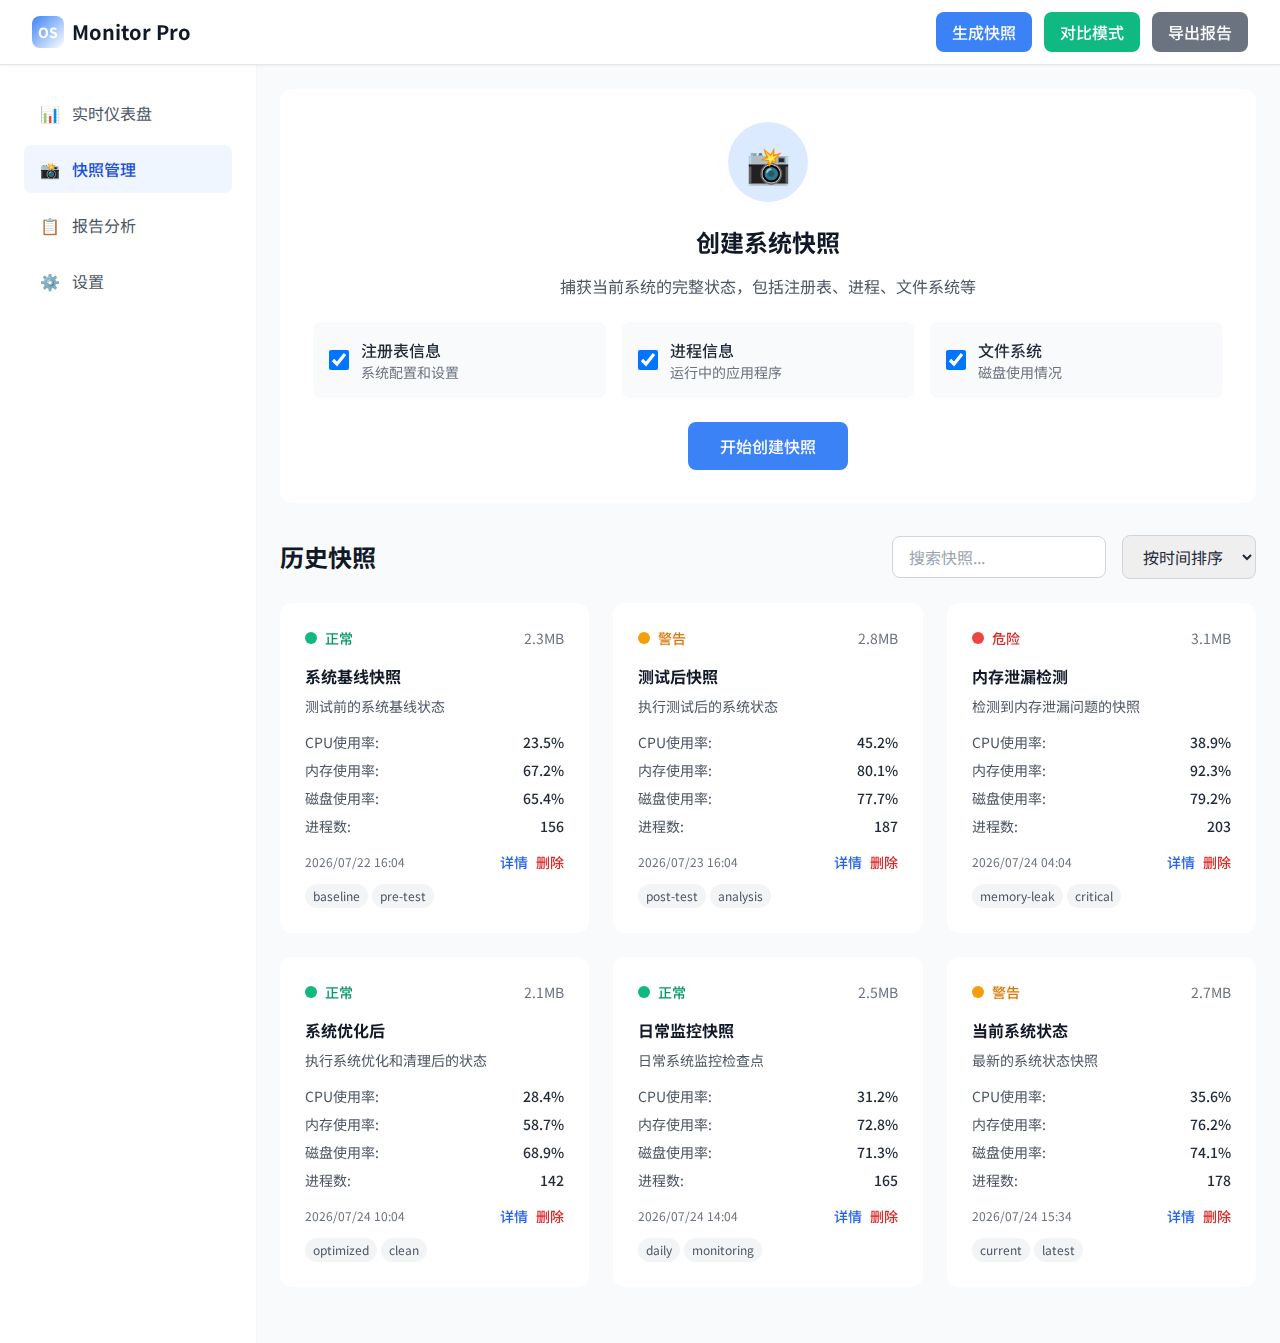
<file: webclient/snapshot.html>
<!DOCTYPE html>
<html lang="zh-CN">
<head>
    <meta charset="UTF-8">
    <meta name="viewport" content="width=device-width, initial-scale=1.0">
    <title>快照管理 - OS Monitor Pro</title>    
    <link rel="stylesheet" href="assets/css/tailwind.min.css">
    <script src="assets/js/anime.min.js"></script>
    <script src="assets/js/echarts.min.js"></script>
    <link href="assets/css/fonts.css" rel="stylesheet">
    <style>
        body { font-family: 'Noto Sans SC', sans-serif; }
        .glass-card { background: rgba(255, 255, 255, 0.95); backdrop-filter: blur(10px); border: 1px solid rgba(255, 255, 255, 0.2); }
        .snapshot-card { transition: all 0.3s ease; }
        .snapshot-card:hover { transform: translateY(-4px); box-shadow: 0 15px 35px rgba(0,0,0,0.1); }
        .comparison-mode .snapshot-card.selected { border: 2px solid #3b82f6; background: rgba(59, 130, 246, 0.05); }
        .timeline-container { position: relative; padding: 20px 0; }
        .timeline-line { position: absolute; left: 50%; top: 0; bottom: 0; width: 2px; background: #e5e7eb; }
        .timeline-item { position: relative; margin: 20px 0; }
        .timeline-dot { position: absolute; left: 50%; transform: translateX(-50%); width: 12px; height: 12px; border-radius: 50%; background: #3b82f6; }
        .diff-added { background: rgba(34, 197, 94, 0.1); border-left: 4px solid #22c55e; }
        .diff-removed { background: rgba(239, 68, 68, 0.1); border-left: 4px solid #ef4444; }
        .diff-modified { background: rgba(251, 191, 36, 0.1); border-left: 4px solid #fbbf24; }
    </style>
</head>
<body class="bg-gray-50 text-gray-800">
    <!-- 顶部导航栏 -->
    <nav class="bg-white shadow-sm border-b border-gray-200 sticky top-0 z-50">
        <div class="max-w-7xl mx-auto px-4 sm:px-6 lg:px-8">
            <div class="flex justify-between items-center h-16">
                <div class="flex items-center space-x-4">
                    <div class="flex items-center space-x-2">
                        <div class="w-8 h-8 bg-gradient-to-br from-blue-500 to-teal-600 rounded-lg flex items-center justify-center">
                            <span class="text-white font-bold text-sm">OS</span>
                        </div>
                        <h1 class="text-xl font-bold text-gray-900">Monitor Pro</h1>
                    </div>
                </div>
                
                <div class="flex items-center space-x-3">
                    <button id="createSnapshotBtn" class="bg-blue-500 hover:bg-blue-600 text-white px-4 py-2 rounded-lg font-medium transition-colors">
                        生成快照
                    </button>
                    <button id="compareModeBtn" class="bg-green-500 hover:bg-green-600 text-white px-4 py-2 rounded-lg font-medium transition-colors">
                        对比模式
                    </button>
                    <button id="exportBtn" class="bg-gray-500 hover:bg-gray-600 text-white px-4 py-2 rounded-lg font-medium transition-colors">
                        导出报告
                    </button>
                </div>
            </div>
        </div>
    </nav>

    <div class="flex">
        <!-- 左侧边栏 -->
        <div class="w-64 bg-white shadow-sm min-h-screen">
            <div class="p-6">
                <nav class="space-y-2">
                    <a href="index.html" class="flex items-center space-x-3 px-4 py-3 text-gray-600 hover:bg-gray-50 rounded-lg transition-colors">
                        <span>📊</span>
                        <span>实时仪表盘</span>
                    </a>
                    <a href="snapshot.html" class="flex items-center space-x-3 px-4 py-3 bg-blue-50 text-blue-700 rounded-lg font-medium">
                        <span class="text-blue-600">📸</span>
                        <span>快照管理</span>
                    </a>
                    <a href="report.html" class="flex items-center space-x-3 px-4 py-3 text-gray-600 hover:bg-gray-50 rounded-lg transition-colors">
                        <span>📋</span>
                        <span>报告分析</span>
                    </a>
                    <a href="settings.html" class="flex items-center space-x-3 px-4 py-3 text-gray-600 hover:bg-gray-50 rounded-lg transition-colors">
                        <span>⚙️</span>
                        <span>设置</span>
                    </a>
                </nav>
            </div>
        </div>

        <!-- 主内容区 -->
        <div class="flex-1 p-6">
            <!-- 快照创建区域 -->
            <div class="mb-8">
                <div class="glass-card rounded-xl p-8 text-center">
                    <div class="w-20 h-20 bg-blue-100 rounded-full flex items-center justify-center mx-auto mb-6">
                        <span class="text-4xl">📸</span>
                    </div>
                    <h2 class="text-2xl font-bold text-gray-900 mb-4">创建系统快照</h2>
                    <p class="text-gray-600 mb-6">捕获当前系统的完整状态，包括注册表、进程、文件系统等</p>
                    
                    <div class="grid grid-cols-1 md:grid-cols-3 gap-4 mb-6">
                        <label class="flex items-center space-x-3 p-4 bg-gray-50 rounded-lg cursor-pointer hover:bg-gray-100 transition-colors">
                            <input type="checkbox" class="w-5 h-5 text-blue-600" checked>
                            <div class="text-left">
                                <div class="font-medium">注册表信息</div>
                                <div class="text-sm text-gray-500">系统配置和设置</div>
                            </div>
                        </label>
                        <label class="flex items-center space-x-3 p-4 bg-gray-50 rounded-lg cursor-pointer hover:bg-gray-100 transition-colors">
                            <input type="checkbox" class="w-5 h-5 text-blue-600" checked>
                            <div class="text-left">
                                <div class="font-medium">进程信息</div>
                                <div class="text-sm text-gray-500">运行中的应用程序</div>
                            </div>
                        </label>
                        <label class="flex items-center space-x-3 p-4 bg-gray-50 rounded-lg cursor-pointer hover:bg-gray-100 transition-colors">
                            <input type="checkbox" class="w-5 h-5 text-blue-600" checked>
                            <div class="text-left">
                                <div class="font-medium">文件系统</div>
                                <div class="text-sm text-gray-500">磁盘使用情况</div>
                            </div>
                        </label>
                    </div>
                    
                    <button id="startSnapshotBtn" class="bg-blue-500 hover:bg-blue-600 text-white px-8 py-3 rounded-lg font-medium transition-colors">
                        开始创建快照
                    </button>
                </div>
            </div>

            <!-- 历史快照 -->
            <div class="mb-8">
                <div class="flex items-center justify-between mb-6">
                    <h2 class="text-2xl font-bold text-gray-900">历史快照</h2>
                    <div class="flex items-center space-x-4">
                        <input type="text" id="searchSnapshots" placeholder="搜索快照..." class="px-4 py-2 border border-gray-300 rounded-lg focus:ring-2 focus:ring-blue-500 focus:border-transparent">
                        <select id="sortSnapshots" class="px-4 py-2 border border-gray-300 rounded-lg focus:ring-2 focus:ring-blue-500 focus:border-transparent">
                            <option value="date">按时间排序</option>
                            <option value="name">按名称排序</option>
                            <option value="size">按大小排序</option>
                        </select>
                    </div>
                </div>
                
                <div class="grid grid-cols-1 md:grid-cols-2 lg:grid-cols-3 gap-6" id="snapshotsGrid">
                    <!-- 快照卡片将通过JavaScript动态生成 -->
                </div>
            </div>

            <!-- 对比分析区域 -->
            <div id="comparisonSection" class="hidden">
                <div class="glass-card rounded-xl p-6">
                    <h2 class="text-2xl font-bold text-gray-900 mb-6">快照对比分析</h2>
                    
                    <!-- 对比选择器 -->
                    <div class="grid grid-cols-1 md:grid-cols-2 gap-6 mb-8">
                        <div class="p-4 border-2 border-dashed border-gray-300 rounded-lg text-center" id="baselineSelector">
                            <div class="text-4xl mb-2">📊</div>
                            <h3 class="font-medium text-gray-700 mb-2">选择基准快照</h3>
                            <p class="text-sm text-gray-500">点击左侧的快照卡片选择基准</p>
                            <div id="baselineInfo" class="mt-4 hidden">
                                <div class="bg-blue-50 p-3 rounded-lg">
                                    <div class="font-medium text-blue-900" id="baselineName"></div>
                                    <div class="text-sm text-blue-600" id="baselineDate"></div>
                                </div>
                            </div>
                        </div>
                        
                        <div class="p-4 border-2 border-dashed border-gray-300 rounded-lg text-center" id="compareSelector">
                            <div class="text-4xl mb-2">📈</div>
                            <h3 class="font-medium text-gray-700 mb-2">选择对比快照</h3>
                            <p class="text-sm text-gray-500">点击左侧的快照卡片选择对比对象</p>
                            <div id="compareInfo" class="mt-4 hidden">
                                <div class="bg-green-50 p-3 rounded-lg">
                                    <div class="font-medium text-green-900" id="compareName"></div>
                                    <div class="text-sm text-green-600" id="compareDate"></div>
                                </div>
                            </div>
                        </div>
                    </div>

                    <!-- 对比结果 -->
                    <div id="comparisonResults" class="hidden">
                        <div class="mb-6">
                            <h3 class="text-lg font-semibold text-gray-700 mb-4">对比摘要</h3>
                            <div class="grid grid-cols-1 md:grid-cols-4 gap-4">
                                <div class="bg-gray-50 p-4 rounded-lg text-center">
                                    <div class="text-2xl font-bold text-gray-900" id="totalChanges">0</div>
                                    <div class="text-sm text-gray-600">总变化数</div>
                                </div>
                                <div class="bg-red-50 p-4 rounded-lg text-center">
                                    <div class="text-2xl font-bold text-red-600" id="criticalChanges">0</div>
                                    <div class="text-sm text-gray-600">关键变化</div>
                                </div>
                                <div class="bg-yellow-50 p-4 rounded-lg text-center">
                                    <div class="text-2xl font-bold text-yellow-600" id="warningChanges">0</div>
                                    <div class="text-sm text-gray-600">警告变化</div>
                                </div>
                                <div class="bg-blue-50 p-4 rounded-lg text-center">
                                    <div class="text-2xl font-bold text-blue-600" id="infoChanges">0</div>
                                    <div class="text-sm text-gray-600">信息变化</div>
                                </div>
                            </div>
                        </div>

                        <!-- 详细对比结果 -->
                        <div class="space-y-6" id="detailedResults">
                            <!-- 结果将通过JavaScript动态生成 -->
                        </div>
                    </div>

                    <div class="text-center">
                        <button id="startComparisonBtn" class="bg-green-500 hover:bg-green-600 text-white px-6 py-3 rounded-lg font-medium transition-colors disabled:opacity-50 disabled:cursor-not-allowed" disabled>
                            开始对比分析
                        </button>
                    </div>
                </div>
            </div>
        </div>
    </div>

    <!-- 快照详情模态框 -->
    <div id="snapshotDetailModal" class="fixed inset-0 bg-black bg-opacity-50 hidden z-50 flex items-center justify-center">
        <div class="bg-white rounded-xl p-8 max-w-2xl w-full mx-4 max-h-[80vh] overflow-y-auto">
            <div class="flex items-center justify-between mb-6">
                <h3 class="text-xl font-semibold">快照详情</h3>
                <button id="closeDetailModal" class="text-gray-400 hover:text-gray-600">
                    <span class="text-2xl">×</span>
                </button>
            </div>
            <div id="snapshotDetails">
                <!-- 详情内容将通过JavaScript动态生成 -->
            </div>
        </div>
    </div>

    <!-- 生成快照模态框 -->
    <div id="createSnapshotModal" class="fixed inset-0 bg-black bg-opacity-50 hidden z-50 flex items-center justify-center">
        <div class="bg-white rounded-xl p-8 max-w-md w-full mx-4">
            <div class="text-center">
                <div class="w-16 h-16 bg-blue-100 rounded-full flex items-center justify-center mx-auto mb-4">
                    <span class="text-2xl">📸</span>
                </div>
                <h3 class="text-xl font-semibold mb-2">创建系统快照</h3>
                <p class="text-gray-600 mb-6">正在捕获当前系统状态...</p>
                
                <div class="w-full bg-gray-200 rounded-full h-2 mb-4">
                    <div id="createSnapshotProgress" class="bg-blue-600 h-2 rounded-full transition-all duration-300" style="width: 0%"></div>
                </div>
                
                <div id="createSnapshotStatus" class="text-sm text-gray-500 mb-6">初始化...</div>
                
                <button id="closeCreateSnapshotModal" class="bg-gray-500 hover:bg-gray-600 text-white px-6 py-2 rounded-lg transition-colors">
                    关闭
                </button>
            </div>
        </div>
    </div>

    <script>
        // 快照管理系统
        class SnapshotManager {
            constructor() {
                this.snapshots = [];
                this.selectedBaseline = null;
                this.selectedCompare = null;
                this.comparisonMode = false;
                this.init();
            }

            init() {
                this.generateMockSnapshots();
                this.renderSnapshots();
                this.bindEvents();
            }

            // 生成模拟快照数据
            generateMockSnapshots() {
                const now = new Date();
                this.snapshots = [
                    {
                        id: 'snap_20251010143022',
                        name: '系统基线快照',
                        description: '测试前的系统基线状态',
                        createdAt: new Date(now.getTime() - 2 * 24 * 60 * 60 * 1000),
                        size: '2.3MB',
                        systemInfo: {
                            osVersion: 'Windows 11 Pro 22H2',
                            cpuUsage: 23.5,
                            memoryUsage: 67.2,
                            diskUsage: 65.4,
                            processes: 156
                        },
                        tags: ['baseline', 'pre-test']
                    },
                    {
                        id: 'snap_20251010153022',
                        name: '测试后快照',
                        description: '执行测试后的系统状态',
                        createdAt: new Date(now.getTime() - 1 * 24 * 60 * 60 * 1000),
                        size: '2.8MB',
                        systemInfo: {
                            osVersion: 'Windows 11 Pro 22H2',
                            cpuUsage: 45.2,
                            memoryUsage: 80.1,
                            diskUsage: 77.7,
                            processes: 187
                        },
                        tags: ['post-test', 'analysis']
                    },
                    {
                        id: 'snap_20251010163022',
                        name: '内存泄漏检测',
                        description: '检测到内存泄漏问题的快照',
                        createdAt: new Date(now.getTime() - 12 * 60 * 60 * 1000),
                        size: '3.1MB',
                        systemInfo: {
                            osVersion: 'Windows 11 Pro 22H2',
                            cpuUsage: 38.9,
                            memoryUsage: 92.3,
                            diskUsage: 79.2,
                            processes: 203
                        },
                        tags: ['memory-leak', 'critical']
                    },
                    {
                        id: 'snap_20251010173022',
                        name: '系统优化后',
                        description: '执行系统优化和清理后的状态',
                        createdAt: new Date(now.getTime() - 6 * 60 * 60 * 1000),
                        size: '2.1MB',
                        systemInfo: {
                            osVersion: 'Windows 11 Pro 22H2',
                            cpuUsage: 28.4,
                            memoryUsage: 58.7,
                            diskUsage: 68.9,
                            processes: 142
                        },
                        tags: ['optimized', 'clean']
                    },
                    {
                        id: 'snap_20251010183022',
                        name: '日常监控快照',
                        description: '日常系统监控检查点',
                        createdAt: new Date(now.getTime() - 2 * 60 * 60 * 1000),
                        size: '2.5MB',
                        systemInfo: {
                            osVersion: 'Windows 11 Pro 22H2',
                            cpuUsage: 31.2,
                            memoryUsage: 72.8,
                            diskUsage: 71.3,
                            processes: 165
                        },
                        tags: ['daily', 'monitoring']
                    },
                    {
                        id: 'snap_20251010193022',
                        name: '当前系统状态',
                        description: '最新的系统状态快照',
                        createdAt: new Date(now.getTime() - 30 * 60 * 1000),
                        size: '2.7MB',
                        systemInfo: {
                            osVersion: 'Windows 11 Pro 22H2',
                            cpuUsage: 35.6,
                            memoryUsage: 76.2,
                            diskUsage: 74.1,
                            processes: 178
                        },
                        tags: ['current', 'latest']
                    }
                ];
            }

            // 渲染快照卡片
            renderSnapshots() {
                const grid = document.getElementById('snapshotsGrid');
                grid.innerHTML = '';

                this.snapshots.forEach(snapshot => {
                    const card = this.createSnapshotCard(snapshot);
                    grid.appendChild(card);
                });
            }

            // 创建快照卡片
            createSnapshotCard(snapshot) {
                const card = document.createElement('div');
                card.className = 'snapshot-card glass-card rounded-xl p-6 cursor-pointer';
                card.dataset.snapshotId = snapshot.id;

                const statusColor = snapshot.systemInfo.memoryUsage > 90 ? 'text-red-600' :
                                  snapshot.systemInfo.memoryUsage > 75 ? 'text-yellow-600' : 'text-green-600';

                card.innerHTML = `
                    <div class="flex items-start justify-between mb-4">
                        <div class="flex items-center space-x-2">
                            <div class="w-3 h-3 rounded-full ${snapshot.systemInfo.memoryUsage > 90 ? 'bg-red-500' :
                                snapshot.systemInfo.memoryUsage > 75 ? 'bg-yellow-500' : 'bg-green-500'}"></div>
                            <span class="text-sm font-medium ${statusColor}">
                                ${snapshot.systemInfo.memoryUsage > 90 ? '危险' :
                                  snapshot.systemInfo.memoryUsage > 75 ? '警告' : '正常'}
                            </span>
                        </div>
                        <div class="text-sm text-gray-500">
                            ${this.formatFileSize(snapshot.size)}
                        </div>
                    </div>
                    
                    <h3 class="font-semibold text-gray-900 mb-2">${snapshot.name}</h3>
                    <p class="text-sm text-gray-600 mb-4">${snapshot.description}</p>
                    
                    <div class="space-y-2 mb-4">
                        <div class="flex justify-between text-sm">
                            <span class="text-gray-600">CPU使用率:</span>
                            <span class="font-medium">${snapshot.systemInfo.cpuUsage}%</span>
                        </div>
                        <div class="flex justify-between text-sm">
                            <span class="text-gray-600">内存使用率:</span>
                            <span class="font-medium">${snapshot.systemInfo.memoryUsage}%</span>
                        </div>
                        <div class="flex justify-between text-sm">
                            <span class="text-gray-600">磁盘使用率:</span>
                            <span class="font-medium">${snapshot.systemInfo.diskUsage}%</span>
                        </div>
                        <div class="flex justify-between text-sm">
                            <span class="text-gray-600">进程数:</span>
                            <span class="font-medium">${snapshot.systemInfo.processes}</span>
                        </div>
                    </div>
                    
                    <div class="flex items-center justify-between">
                        <div class="text-xs text-gray-500">
                            ${this.formatDate(snapshot.createdAt)}
                        </div>
                        <div class="flex space-x-2">
                            <button class="text-blue-600 hover:text-blue-800 text-sm font-medium" onclick="snapshotManager.viewSnapshotDetails('${snapshot.id}')">
                                详情
                            </button>
                            <button class="text-red-600 hover:text-red-800 text-sm font-medium" onclick="snapshotManager.deleteSnapshot('${snapshot.id}')">
                                删除
                            </button>
                        </div>
                    </div>
                    
                    <div class="flex flex-wrap gap-1 mt-3">
                        ${snapshot.tags.map(tag => `
                            <span class="px-2 py-1 bg-gray-100 text-gray-600 text-xs rounded-full">
                                ${tag}
                            </span>
                        `).join('')}
                    </div>
                `;

                card.addEventListener('click', (e) => {
                    if (!e.target.closest('button')) {
                        this.selectSnapshot(snapshot);
                    }
                });

                return card;
            }

            // 选择快照（对比模式）
            selectSnapshot(snapshot) {
                if (!this.comparisonMode) return;

                if (!this.selectedBaseline) {
                    this.selectedBaseline = snapshot;
                    this.updateBaselineSelector();
                } else if (!this.selectedCompare && snapshot.id !== this.selectedBaseline.id) {
                    this.selectedCompare = snapshot;
                    this.updateCompareSelector();
                }

                this.updateComparisonButton();
            }

            // 更新基准选择器
            updateBaselineSelector() {
                const selector = document.getElementById('baselineSelector');
                const info = document.getElementById('baselineInfo');
                const name = document.getElementById('baselineName');
                const date = document.getElementById('baselineDate');

                selector.classList.remove('border-dashed', 'border-gray-300');
                selector.classList.add('border-solid', 'border-blue-300', 'bg-blue-50');
                
                info.classList.remove('hidden');
                name.textContent = this.selectedBaseline.name;
                date.textContent = this.formatDate(this.selectedBaseline.createdAt);
            }

            // 更新对比选择器
            updateCompareSelector() {
                const selector = document.getElementById('compareSelector');
                const info = document.getElementById('compareInfo');
                const name = document.getElementById('compareName');
                const date = document.getElementById('compareDate');

                selector.classList.remove('border-dashed', 'border-gray-300');
                selector.classList.add('border-solid', 'border-green-300', 'bg-green-50');
                
                info.classList.remove('hidden');
                name.textContent = this.selectedCompare.name;
                date.textContent = this.formatDate(this.selectedCompare.createdAt);
            }

            // 更新对比按钮状态
            updateComparisonButton() {
                const btn = document.getElementById('startComparisonBtn');
                btn.disabled = !(this.selectedBaseline && this.selectedCompare);
            }

            // 开始对比分析
            startComparison() {
                if (!this.selectedBaseline || !this.selectedCompare) return;

                // 显示对比结果区域
                document.getElementById('comparisonResults').classList.remove('hidden');
                
                // 生成对比数据
                const comparisonData = this.generateComparisonData();
                this.renderComparisonResults(comparisonData);
            }

            // 生成对比数据
            generateComparisonData() {
                const baseline = this.selectedBaseline.systemInfo;
                const compare = this.selectedCompare.systemInfo;
                
                return {
                    totalChanges: Math.floor(Math.random() * 50) + 20,
                    criticalChanges: Math.floor(Math.random() * 5) + 1,
                    warningChanges: Math.floor(Math.random() * 10) + 3,
                    infoChanges: Math.floor(Math.random() * 30) + 10,
                    registryChanges: {
                        added: Math.floor(Math.random() * 15) + 5,
                        modified: Math.floor(Math.random() * 10) + 3,
                        deleted: Math.floor(Math.random() * 5) + 1
                    },
                    processChanges: {
                        started: Math.floor(Math.random() * 8) + 2,
                        stopped: Math.floor(Math.random() * 6) + 1,
                        memoryLeaks: [
                            {
                                name: 'memory_leak_app.exe',
                                pid: 9876,
                                memoryIncrease: '150MB',
                                duration: '60分钟'
                            }
                        ]
                    },
                    fileChanges: {
                        created: Math.floor(Math.random() * 25) + 10,
                        modified: Math.floor(Math.random() * 15) + 5,
                        deleted: Math.floor(Math.random() * 8) + 2
                    },
                    performanceChanges: {
                        cpuTrend: ((compare.cpuUsage - baseline.cpuUsage) / baseline.cpuUsage * 100).toFixed(1) + '%',
                        memoryTrend: ((compare.memoryUsage - baseline.memoryUsage) / baseline.memoryUsage * 100).toFixed(1) + '%',
                        diskTrend: ((compare.diskUsage - baseline.diskUsage) / baseline.diskUsage * 100).toFixed(1) + '%',
                        recommendations: [
                            '检测到内存使用率显著增加，建议检查运行中的进程',
                            '磁盘空间使用率上升，建议清理临时文件',
                            '注册表项数量增加，可能存在软件安装残留'
                        ]
                    }
                };
            }

            // 渲染对比结果
            renderComparisonResults(data) {
                // 更新摘要统计
                document.getElementById('totalChanges').textContent = data.totalChanges;
                document.getElementById('criticalChanges').textContent = data.criticalChanges;
                document.getElementById('warningChanges').textContent = data.warningChanges;
                document.getElementById('infoChanges').textContent = data.infoChanges;

                // 渲染详细结果
                const container = document.getElementById('detailedResults');
                container.innerHTML = `
                    <!-- 性能变化 -->
                    <div class="bg-white rounded-lg p-6 border">
                        <h4 class="text-lg font-semibold text-gray-900 mb-4">性能变化趋势</h4>
                        <div class="grid grid-cols-1 md:grid-cols-3 gap-4">
                            <div class="text-center p-4 bg-gray-50 rounded-lg">
                                <div class="text-2xl font-bold ${data.performanceChanges.cpuTrend.startsWith('-') ? 'text-green-600' : 'text-red-600'}">
                                    ${data.performanceChanges.cpuTrend}
                                </div>
                                <div class="text-sm text-gray-600">CPU使用率变化</div>
                            </div>
                            <div class="text-center p-4 bg-gray-50 rounded-lg">
                                <div class="text-2xl font-bold ${data.performanceChanges.memoryTrend.startsWith('-') ? 'text-green-600' : 'text-red-600'}">
                                    ${data.performanceChanges.memoryTrend}
                                </div>
                                <div class="text-sm text-gray-600">内存使用率变化</div>
                            </div>
                            <div class="text-center p-4 bg-gray-50 rounded-lg">
                                <div class="text-2xl font-bold ${data.performanceChanges.diskTrend.startsWith('-') ? 'text-green-600' : 'text-red-600'}">
                                    ${data.performanceChanges.diskTrend}
                                </div>
                                <div class="text-sm text-gray-600">磁盘使用率变化</div>
                            </div>
                        </div>
                    </div>

                    <!-- 注册表变化 -->
                    <div class="bg-white rounded-lg p-6 border">
                        <h4 class="text-lg font-semibold text-gray-900 mb-4">注册表变化</h4>
                        <div class="grid grid-cols-1 md:grid-cols-3 gap-4">
                            <div class="diff-added p-4 rounded-lg">
                                <div class="text-2xl font-bold text-green-600">+${data.registryChanges.added}</div>
                                <div class="text-sm text-gray-600">新增项</div>
                            </div>
                            <div class="diff-modified p-4 rounded-lg">
                                <div class="text-2xl font-bold text-yellow-600">${data.registryChanges.modified}</div>
                                <div class="text-sm text-gray-600">修改项</div>
                            </div>
                            <div class="diff-removed p-4 rounded-lg">
                                <div class="text-2xl font-bold text-red-600">-${data.registryChanges.deleted}</div>
                                <div class="text-sm text-gray-600">删除项</div>
                            </div>
                        </div>
                    </div>

                    <!-- 进程变化 -->
                    <div class="bg-white rounded-lg p-6 border">
                        <h4 class="text-lg font-semibold text-gray-900 mb-4">进程变化</h4>
                        <div class="grid grid-cols-1 md:grid-cols-2 gap-4 mb-4">
                            <div class="diff-added p-4 rounded-lg">
                                <div class="text-2xl font-bold text-green-600">+${data.processChanges.started}</div>
                                <div class="text-sm text-gray-600">新启动进程</div>
                            </div>
                            <div class="diff-removed p-4 rounded-lg">
                                <div class="text-2xl font-bold text-red-600">-${data.processChanges.stopped}</div>
                                <div class="text-sm text-gray-600">已停止进程</div>
                            </div>
                        </div>
                        
                        ${data.processChanges.memoryLeaks.length > 0 ? `
                            <div class="bg-red-50 p-4 rounded-lg">
                                <h5 class="font-medium text-red-900 mb-2">检测到的内存泄漏:</h5>
                                ${data.processChanges.memoryLeaks.map(leak => `
                                    <div class="flex justify-between items-center text-sm">
                                        <span class="font-medium">${leak.name} (PID: ${leak.pid})</span>
                                        <span class="text-red-600">+${leak.memoryIncrease}</span>
                                    </div>
                                `).join('')}
                            </div>
                        ` : ''}
                    </div>

                    <!-- 文件变化 -->
                    <div class="bg-white rounded-lg p-6 border">
                        <h4 class="text-lg font-semibold text-gray-900 mb-4">文件系统变化</h4>
                        <div class="grid grid-cols-1 md:grid-cols-3 gap-4">
                            <div class="diff-added p-4 rounded-lg">
                                <div class="text-2xl font-bold text-green-600">+${data.fileChanges.created}</div>
                                <div class="text-sm text-gray-600">新增文件</div>
                            </div>
                            <div class="diff-modified p-4 rounded-lg">
                                <div class="text-2xl font-bold text-yellow-600">${data.fileChanges.modified}</div>
                                <div class="text-sm text-gray-600">修改文件</div>
                            </div>
                            <div class="diff-removed p-4 rounded-lg">
                                <div class="text-2xl font-bold text-red-600">-${data.fileChanges.deleted}</div>
                                <div class="text-sm text-gray-600">删除文件</div>
                            </div>
                        </div>
                    </div>

                    <!-- 建议和推荐 -->
                    <div class="bg-blue-50 rounded-lg p-6">
                        <h4 class="text-lg font-semibold text-blue-900 mb-4">系统优化建议</h4>
                        <ul class="space-y-2">
                            ${data.performanceChanges.recommendations.map(rec => `
                                <li class="flex items-start space-x-2">
                                    <span class="text-blue-600">•</span>
                                    <span class="text-blue-800">${rec}</span>
                                </li>
                            `).join('')}
                        </ul>
                    </div>
                `;
            }

            // 查看快照详情
            viewSnapshotDetails(snapshotId) {
                const snapshot = this.snapshots.find(s => s.id === snapshotId);
                if (!snapshot) return;

                const modal = document.getElementById('snapshotDetailModal');
                const details = document.getElementById('snapshotDetails');

                details.innerHTML = `
                    <div class="space-y-6">
                        <div>
                            <h4 class="font-semibold text-gray-900 mb-2">基本信息</h4>
                            <div class="bg-gray-50 p-4 rounded-lg">
                                <div class="grid grid-cols-2 gap-4 text-sm">
                                    <div><span class="text-gray-600">名称:</span> <span class="font-medium">${snapshot.name}</span></div>
                                    <div><span class="text-gray-600">创建时间:</span> <span class="font-medium">${this.formatDate(snapshot.createdAt)}</span></div>
                                    <div><span class="text-gray-600">文件大小:</span> <span class="font-medium">${snapshot.size}</span></div>
                                    <div><span class="text-gray-600">操作系统:</span> <span class="font-medium">${snapshot.systemInfo.osVersion}</span></div>
                                </div>
                                <div class="mt-3">
                                    <span class="text-gray-600">描述:</span>
                                    <p class="font-medium mt-1">${snapshot.description}</p>
                                </div>
                            </div>
                        </div>

                        <div>
                            <h4 class="font-semibold text-gray-900 mb-2">系统状态</h4>
                            <div class="bg-gray-50 p-4 rounded-lg">
                                <div class="grid grid-cols-2 gap-4">
                                    <div class="flex justify-between">
                                        <span class="text-gray-600">CPU使用率:</span>
                                        <span class="font-medium">${snapshot.systemInfo.cpuUsage}%</span>
                                    </div>
                                    <div class="flex justify-between">
                                        <span class="text-gray-600">内存使用率:</span>
                                        <span class="font-medium">${snapshot.systemInfo.memoryUsage}%</span>
                                    </div>
                                    <div class="flex justify-between">
                                        <span class="text-gray-600">磁盘使用率:</span>
                                        <span class="font-medium">${snapshot.systemInfo.diskUsage}%</span>
                                    </div>
                                    <div class="flex justify-between">
                                        <span class="text-gray-600">进程数量:</span>
                                        <span class="font-medium">${snapshot.systemInfo.processes}</span>
                                    </div>
                                </div>
                            </div>
                        </div>

                        <div>
                            <h4 class="font-semibold text-gray-900 mb-2">标签</h4>
                            <div class="flex flex-wrap gap-2">
                                ${snapshot.tags.map(tag => `
                                    <span class="px-3 py-1 bg-blue-100 text-blue-800 text-sm rounded-full">
                                        ${tag}
                                    </span>
                                `).join('')}
                            </div>
                        </div>

                        <div class="flex space-x-3 pt-4 border-t">
                            <button class="bg-blue-500 hover:bg-blue-600 text-white px-4 py-2 rounded-lg font-medium transition-colors">
                                恢复快照
                            </button>
                            <button class="bg-green-500 hover:bg-green-600 text-white px-4 py-2 rounded-lg font-medium transition-colors">
                                导出快照
                            </button>
                            <button class="bg-gray-500 hover:bg-gray-600 text-white px-4 py-2 rounded-lg font-medium transition-colors">
                                对比此快照
                            </button>
                        </div>
                    </div>
                `;

                modal.classList.remove('hidden');
            }

            // 删除快照
            deleteSnapshot(snapshotId) {
                if (confirm('确定要删除这个快照吗？此操作不可撤销。')) {
                    this.snapshots = this.snapshots.filter(s => s.id !== snapshotId);
                    this.renderSnapshots();
                }
            }

            // 格式化日期
            formatDate(date) {
                return date.toLocaleString('zh-CN', {
                    year: 'numeric',
                    month: '2-digit',
                    day: '2-digit',
                    hour: '2-digit',
                    minute: '2-digit'
                });
            }

            // 格式化文件大小
            formatFileSize(size) {
                return size;
            }

            // 绑定事件
            bindEvents() {
                // 创建快照按钮
                document.getElementById('createSnapshotBtn').addEventListener('click', () => {
                    this.showCreateSnapshotModal();
                });

                // 对比模式按钮
                document.getElementById('compareModeBtn').addEventListener('click', () => {
                    this.toggleComparisonMode();
                });

                // 开始对比按钮
                document.getElementById('startComparisonBtn').addEventListener('click', () => {
                    this.startComparison();
                });

                // 导出按钮
                document.getElementById('exportBtn').addEventListener('click', () => {
                    this.exportReport();
                });

                // 关闭模态框
                document.getElementById('closeDetailModal').addEventListener('click', () => {
                    document.getElementById('snapshotDetailModal').classList.add('hidden');
                });

                document.getElementById('closeCreateSnapshotModal').addEventListener('click', () => {
                    document.getElementById('createSnapshotModal').classList.add('hidden');
                });

                // 搜索和排序
                document.getElementById('searchSnapshots').addEventListener('input', (e) => {
                    this.filterSnapshots(e.target.value);
                });

                document.getElementById('sortSnapshots').addEventListener('change', (e) => {
                    this.sortSnapshots(e.target.value);
                });
            }

            // 显示创建快照模态框
            showCreateSnapshotModal() {
                const modal = document.getElementById('createSnapshotModal');
                const progress = document.getElementById('createSnapshotProgress');
                const status = document.getElementById('createSnapshotStatus');
                
                modal.classList.remove('hidden');
                
                let progressValue = 0;
                const intervals = [
                    { progress: 20, status: '正在采集系统信息...', delay: 500 },
                    { progress: 40, status: '正在扫描进程列表...', delay: 800 },
                    { progress: 60, status: '正在读取注册表...', delay: 700 },
                    { progress: 80, status: '正在分析文件系统...', delay: 600 },
                    { progress: 100, status: '快照创建完成！', delay: 500 }
                ];
                
                intervals.forEach((interval, index) => {
                    setTimeout(() => {
                        progress.style.width = interval.progress + '%';
                        status.textContent = interval.status;
                        
                        if (index === intervals.length - 1) {
                            setTimeout(() => {
                                modal.classList.add('hidden');
                                this.addNewSnapshot();
                            }, 1000);
                        }
                    }, interval.delay * (index + 1));
                });
            }

            // 添加新快照
            addNewSnapshot() {
                const newSnapshot = {
                    id: 'snap_' + Date.now(),
                    name: '手动创建快照',
                    description: '用户手动创建的系统快照',
                    createdAt: new Date(),
                    size: '2.4MB',
                    systemInfo: {
                        osVersion: 'Windows 11 Pro 22H2',
                        cpuUsage: Math.floor(Math.random() * 50) + 20,
                        memoryUsage: Math.floor(Math.random() * 30) + 60,
                        diskUsage: Math.floor(Math.random() * 20) + 65,
                        processes: Math.floor(Math.random() * 50) + 150
                    },
                    tags: ['manual', 'user-created']
                };

                this.snapshots.unshift(newSnapshot);
                this.renderSnapshots();
                
                alert('快照创建成功！\n\n快照已添加到历史快照列表中。');
            }

            // 切换对比模式
            toggleComparisonMode() {
                this.comparisonMode = !this.comparisonMode;
                const btn = document.getElementById('compareModeBtn');
                const section = document.getElementById('comparisonSection');
                
                if (this.comparisonMode) {
                    btn.textContent = '退出对比';
                    btn.className = 'bg-red-500 hover:bg-red-600 text-white px-4 py-2 rounded-lg font-medium transition-colors';
                    section.classList.remove('hidden');
                    document.body.classList.add('comparison-mode');
                } else {
                    btn.textContent = '对比模式';
                    btn.className = 'bg-green-500 hover:bg-green-600 text-white px-4 py-2 rounded-lg font-medium transition-colors';
                    section.classList.add('hidden');
                    document.body.classList.remove('comparison-mode');
                    this.resetComparison();
                }
            }

            // 重置对比
            resetComparison() {
                this.selectedBaseline = null;
                this.selectedCompare = null;
                
                document.getElementById('baselineInfo').classList.add('hidden');
                document.getElementById('compareInfo').classList.add('hidden');
                document.getElementById('comparisonResults').classList.add('hidden');
                
                document.getElementById('baselineSelector').className = 'p-4 border-2 border-dashed border-gray-300 rounded-lg text-center';
                document.getElementById('compareSelector').className = 'p-4 border-2 border-dashed border-gray-300 rounded-lg text-center';
                
                document.getElementById('startComparisonBtn').disabled = true;
            }

            // 导出报告
            exportReport() {
                alert('报告导出功能\n\n此功能将生成包含所有快照信息的详细报告，支持PDF、HTML和CSV格式。\n\n实际应用中，这里会触发文件下载。');
            }

            // 筛选快照
            filterSnapshots(query) {
                const filtered = this.snapshots.filter(snapshot => 
                    snapshot.name.toLowerCase().includes(query.toLowerCase()) ||
                    snapshot.description.toLowerCase().includes(query.toLowerCase()) ||
                    snapshot.tags.some(tag => tag.toLowerCase().includes(query.toLowerCase()))
                );
                
                this.renderFilteredSnapshots(filtered);
            }

            // 排序快照
            sortSnapshots(criteria) {
                let sorted = [...this.snapshots];
                
                switch (criteria) {
                    case 'name':
                        sorted.sort((a, b) => a.name.localeCompare(b.name));
                        break;
                    case 'size':
                        sorted.sort((a, b) => parseFloat(b.size) - parseFloat(a.size));
                        break;
                    case 'date':
                    default:
                        sorted.sort((a, b) => b.createdAt - a.createdAt);
                        break;
                }
                
                this.snapshots = sorted;
                this.renderSnapshots();
            }

            // 渲染筛选后的快照
            renderFilteredSnapshots(snapshots) {
                const grid = document.getElementById('snapshotsGrid');
                grid.innerHTML = '';

                if (snapshots.length === 0) {
                    grid.innerHTML = `
                        <div class="col-span-full text-center py-12">
                            <div class="text-4xl mb-4">🔍</div>
                            <h3 class="text-lg font-medium text-gray-900 mb-2">未找到匹配的快照</h3>
                            <p class="text-gray-600">尝试使用不同的搜索关键词</p>
                        </div>
                    `;
                    return;
                }

                snapshots.forEach(snapshot => {
                    const card = this.createSnapshotCard(snapshot);
                    grid.appendChild(card);
                });
            }
        }

        // 初始化快照管理器
        document.addEventListener('DOMContentLoaded', () => {
            window.snapshotManager = new SnapshotManager();
        });
    </script>
</body>
</html>
</file>
<file: webclient/assets/css/fonts.css>
/* noto-sans-sc-300 - chinese-simplified_latin */
@font-face {
  font-display: swap; /* Check https://developer.mozilla.org/en-US/docs/Web/CSS/@font-face/font-display for other options. */
  font-family: 'Noto Sans SC';
  font-style: normal;
  font-weight: 300;
  src: url('../fonts/noto-sans-sc-v39-chinese-simplified_latin-300.woff2') format('woff2'); /* Chrome 36+, Opera 23+, Firefox 39+, Safari 12+, iOS 10+ */
}
/* noto-sans-sc-regular - chinese-simplified_latin */
@font-face {
  font-display: swap; /* Check https://developer.mozilla.org/en-US/docs/Web/CSS/@font-face/font-display for other options. */
  font-family: 'Noto Sans SC';
  font-style: normal;
  font-weight: 400;
  src: url('../fonts/noto-sans-sc-v39-chinese-simplified_latin-regular.woff2') format('woff2'); /* Chrome 36+, Opera 23+, Firefox 39+, Safari 12+, iOS 10+ */
}
/* noto-sans-sc-500 - chinese-simplified_latin */
@font-face {
  font-display: swap; /* Check https://developer.mozilla.org/en-US/docs/Web/CSS/@font-face/font-display for other options. */
  font-family: 'Noto Sans SC';
  font-style: normal;
  font-weight: 500;
  src: url('../fonts/noto-sans-sc-v39-chinese-simplified_latin-500.woff2') format('woff2'); /* Chrome 36+, Opera 23+, Firefox 39+, Safari 12+, iOS 10+ */
}
/* noto-sans-sc-700 - chinese-simplified_latin */
@font-face {
  font-display: swap; /* Check https://developer.mozilla.org/en-US/docs/Web/CSS/@font-face/font-display for other options. */
  font-family: 'Noto Sans SC';
  font-style: normal;
  font-weight: 700;
  src: url('../fonts/noto-sans-sc-v39-chinese-simplified_latin-700.woff2') format('woff2'); /* Chrome 36+, Opera 23+, Firefox 39+, Safari 12+, iOS 10+ */
}
</file>
